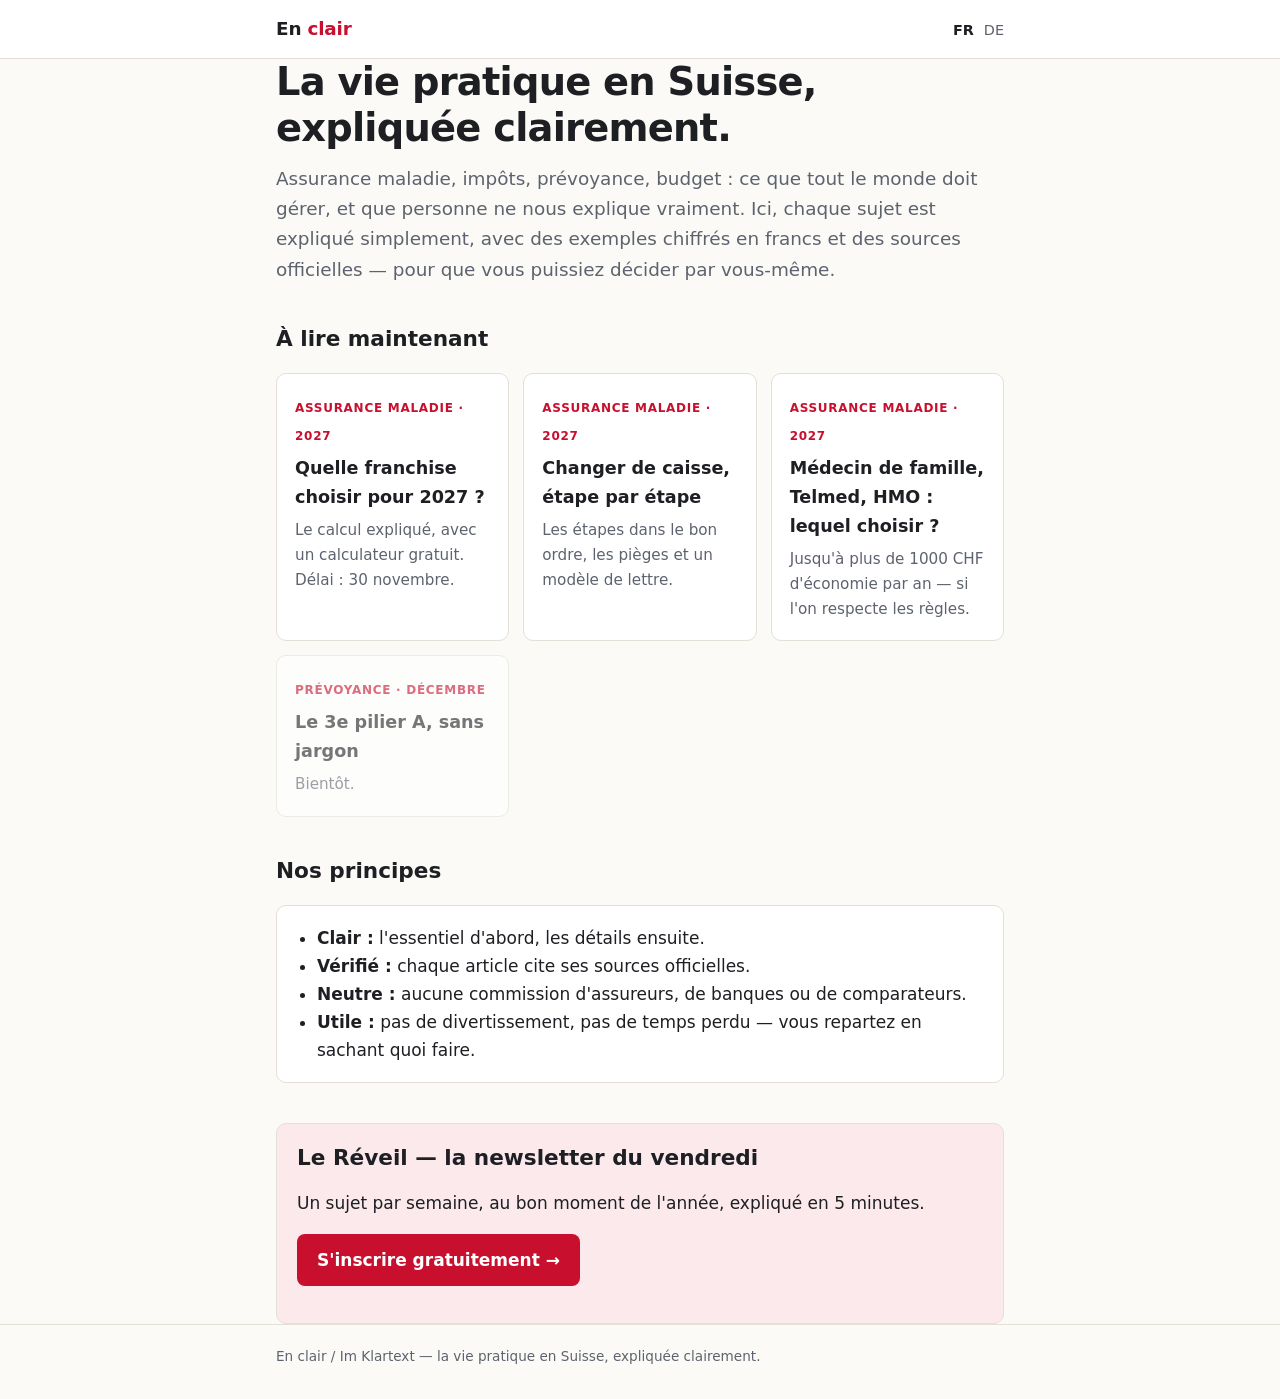
<file: index.html>
<!doctype html>
<html lang="fr-CH">
<head>
<meta charset="utf-8">
<meta name="viewport" content="width=device-width, initial-scale=1">
<title>En clair — la vie pratique en Suisse, expliquée clairement</title>
<meta name="description" content="Assurance maladie, impôts, 3e pilier, budget : des explications claires, neutres et sourcées, pour décider par vous-même.">
<link rel="stylesheet" href="assets/style.css">
</head>
<body>
<header class="site">
  <div class="wrap">
    <a class="logo" href="index.html">En <span>clair</span></a>
    <nav class="lang"><a href="index.html" aria-current="true" hreflang="fr">FR</a><a href="de/index.html" hreflang="de">DE</a></nav>
  </div>
</header>

<main class="wrap">
  <h1>La vie pratique en Suisse, expliquée clairement.</h1>
  <p class="lead">Assurance maladie, impôts, prévoyance, budget&nbsp;: ce que tout le monde doit gérer, et que personne ne nous explique vraiment. Ici, chaque sujet est expliqué simplement, avec des exemples chiffrés en francs et des sources officielles — pour que vous puissiez décider par vous-même.</p>

  <h2>À lire maintenant</h2>
  <div class="cards">
    <a class="card" href="franchise-lamal-2027.html">
      <span class="tag">Assurance maladie · 2027</span>
      <h3>Quelle franchise choisir pour 2027&nbsp;?</h3>
      <p>Le calcul expliqué, avec un calculateur gratuit. Délai&nbsp;: 30 novembre.</p>
    </a>
    <a class="card" href="changer-de-caisse-2027.html">
      <span class="tag">Assurance maladie · 2027</span>
      <h3>Changer de caisse, étape par étape</h3>
      <p>Les étapes dans le bon ordre, les pièges et un modèle de lettre.</p>
    </a>
    <a class="card" href="modeles-assurance-2027.html">
      <span class="tag">Assurance maladie · 2027</span>
      <h3>Médecin de famille, Telmed, HMO&nbsp;: lequel choisir&nbsp;?</h3>
      <p>Jusqu'à plus de 1000&nbsp;CHF d'économie par an — si l'on respecte les règles.</p>
    </a>
    <div class="card soon">
      <span class="tag">Prévoyance · décembre</span>
      <h3>Le 3e pilier A, sans jargon</h3>
      <p>Bientôt.</p>
    </div>
  </div>

  <h2>Nos principes</h2>
  <div class="box">
    <ul>
      <li><strong>Clair&nbsp;:</strong> l'essentiel d'abord, les détails ensuite.</li>
      <li><strong>Vérifié&nbsp;:</strong> chaque article cite ses sources officielles.</li>
      <li><strong>Neutre&nbsp;:</strong> aucune commission d'assureurs, de banques ou de comparateurs.</li>
      <li><strong>Utile&nbsp;:</strong> pas de divertissement, pas de temps perdu — vous repartez en sachant quoi faire.</li>
    </ul>
  </div>

  <section class="newsletter">
    <h2>Le Réveil — la newsletter du vendredi</h2>
    <p>Un sujet par semaine, au bon moment de l'année, expliqué en 5 minutes.</p>
    <p><a class="btn" href="https://enclair-ch.beehiiv.com/subscribe" rel="noopener">S'inscrire gratuitement →</a></p>
  </section>
</main>

<footer class="site"><div class="wrap">En clair / Im Klartext — la vie pratique en Suisse, expliquée clairement.</div></footer>
</body>
</html>
</file>
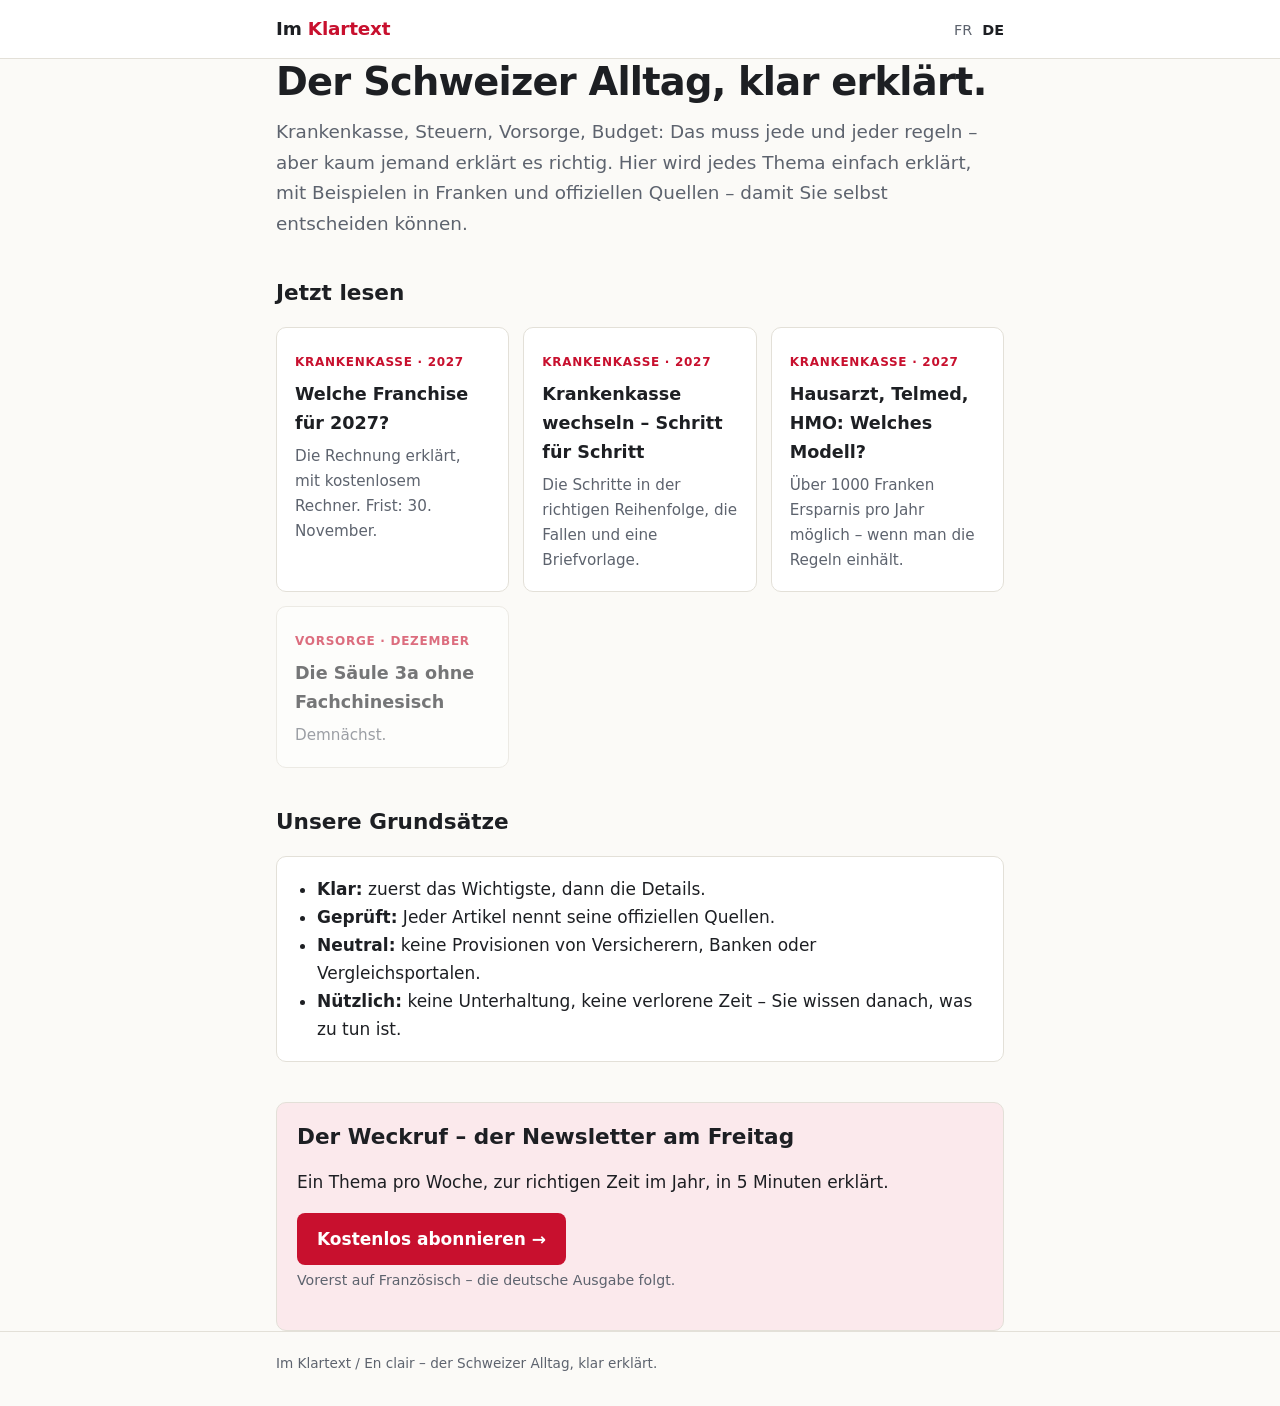
<file: de/index.html>
<!doctype html>
<html lang="de-CH">
<head>
<meta charset="utf-8">
<meta name="viewport" content="width=device-width, initial-scale=1">
<title>Im Klartext – der Schweizer Alltag, klar erklärt</title>
<meta name="description" content="Krankenkasse, Steuern, 3. Säule, Budget: klare, neutrale Erklärungen mit offiziellen Quellen – damit Sie selbst entscheiden können.">
<link rel="stylesheet" href="../assets/style.css">
</head>
<body>
<header class="site">
  <div class="wrap">
    <a class="logo" href="index.html">Im <span>Klartext</span></a>
    <nav class="lang"><a href="../index.html" hreflang="fr">FR</a><a href="index.html" aria-current="true" hreflang="de">DE</a></nav>
  </div>
</header>

<main class="wrap">
  <h1>Der Schweizer Alltag, klar erklärt.</h1>
  <p class="lead">Krankenkasse, Steuern, Vorsorge, Budget: Das muss jede und jeder regeln – aber kaum jemand erklärt es richtig. Hier wird jedes Thema einfach erklärt, mit Beispielen in Franken und offiziellen Quellen – damit Sie selbst entscheiden können.</p>

  <h2>Jetzt lesen</h2>
  <div class="cards">
    <a class="card" href="franchise-2027.html">
      <span class="tag">Krankenkasse · 2027</span>
      <h3>Welche Franchise für 2027?</h3>
      <p>Die Rechnung erklärt, mit kostenlosem Rechner. Frist: 30. November.</p>
    </a>
    <a class="card" href="kassenwechsel-2027.html">
      <span class="tag">Krankenkasse · 2027</span>
      <h3>Krankenkasse wechseln – Schritt für Schritt</h3>
      <p>Die Schritte in der richtigen Reihenfolge, die Fallen und eine Briefvorlage.</p>
    </a>
    <a class="card" href="versicherungsmodelle-2027.html">
      <span class="tag">Krankenkasse · 2027</span>
      <h3>Hausarzt, Telmed, HMO: Welches Modell?</h3>
      <p>Über 1000 Franken Ersparnis pro Jahr möglich – wenn man die Regeln einhält.</p>
    </a>
    <div class="card soon">
      <span class="tag">Vorsorge · Dezember</span>
      <h3>Die Säule 3a ohne Fachchinesisch</h3>
      <p>Demnächst.</p>
    </div>
  </div>

  <h2>Unsere Grundsätze</h2>
  <div class="box">
    <ul>
      <li><strong>Klar:</strong> zuerst das Wichtigste, dann die Details.</li>
      <li><strong>Geprüft:</strong> Jeder Artikel nennt seine offiziellen Quellen.</li>
      <li><strong>Neutral:</strong> keine Provisionen von Versicherern, Banken oder Vergleichsportalen.</li>
      <li><strong>Nützlich:</strong> keine Unterhaltung, keine verlorene Zeit – Sie wissen danach, was zu tun ist.</li>
    </ul>
  </div>

  <section class="newsletter">
    <h2>Der Weckruf – der Newsletter am Freitag</h2>
    <p>Ein Thema pro Woche, zur richtigen Zeit im Jahr, in 5 Minuten erklärt.</p>
    <p><a class="btn" href="https://enclair-ch.beehiiv.com/subscribe" rel="noopener">Kostenlos abonnieren →</a><br><small>Vorerst auf Französisch – die deutsche Ausgabe folgt.</small></p>
  </section>
</main>

<footer class="site"><div class="wrap">Im Klartext / En clair – der Schweizer Alltag, klar erklärt.</div></footer>
</body>
</html>
</file>
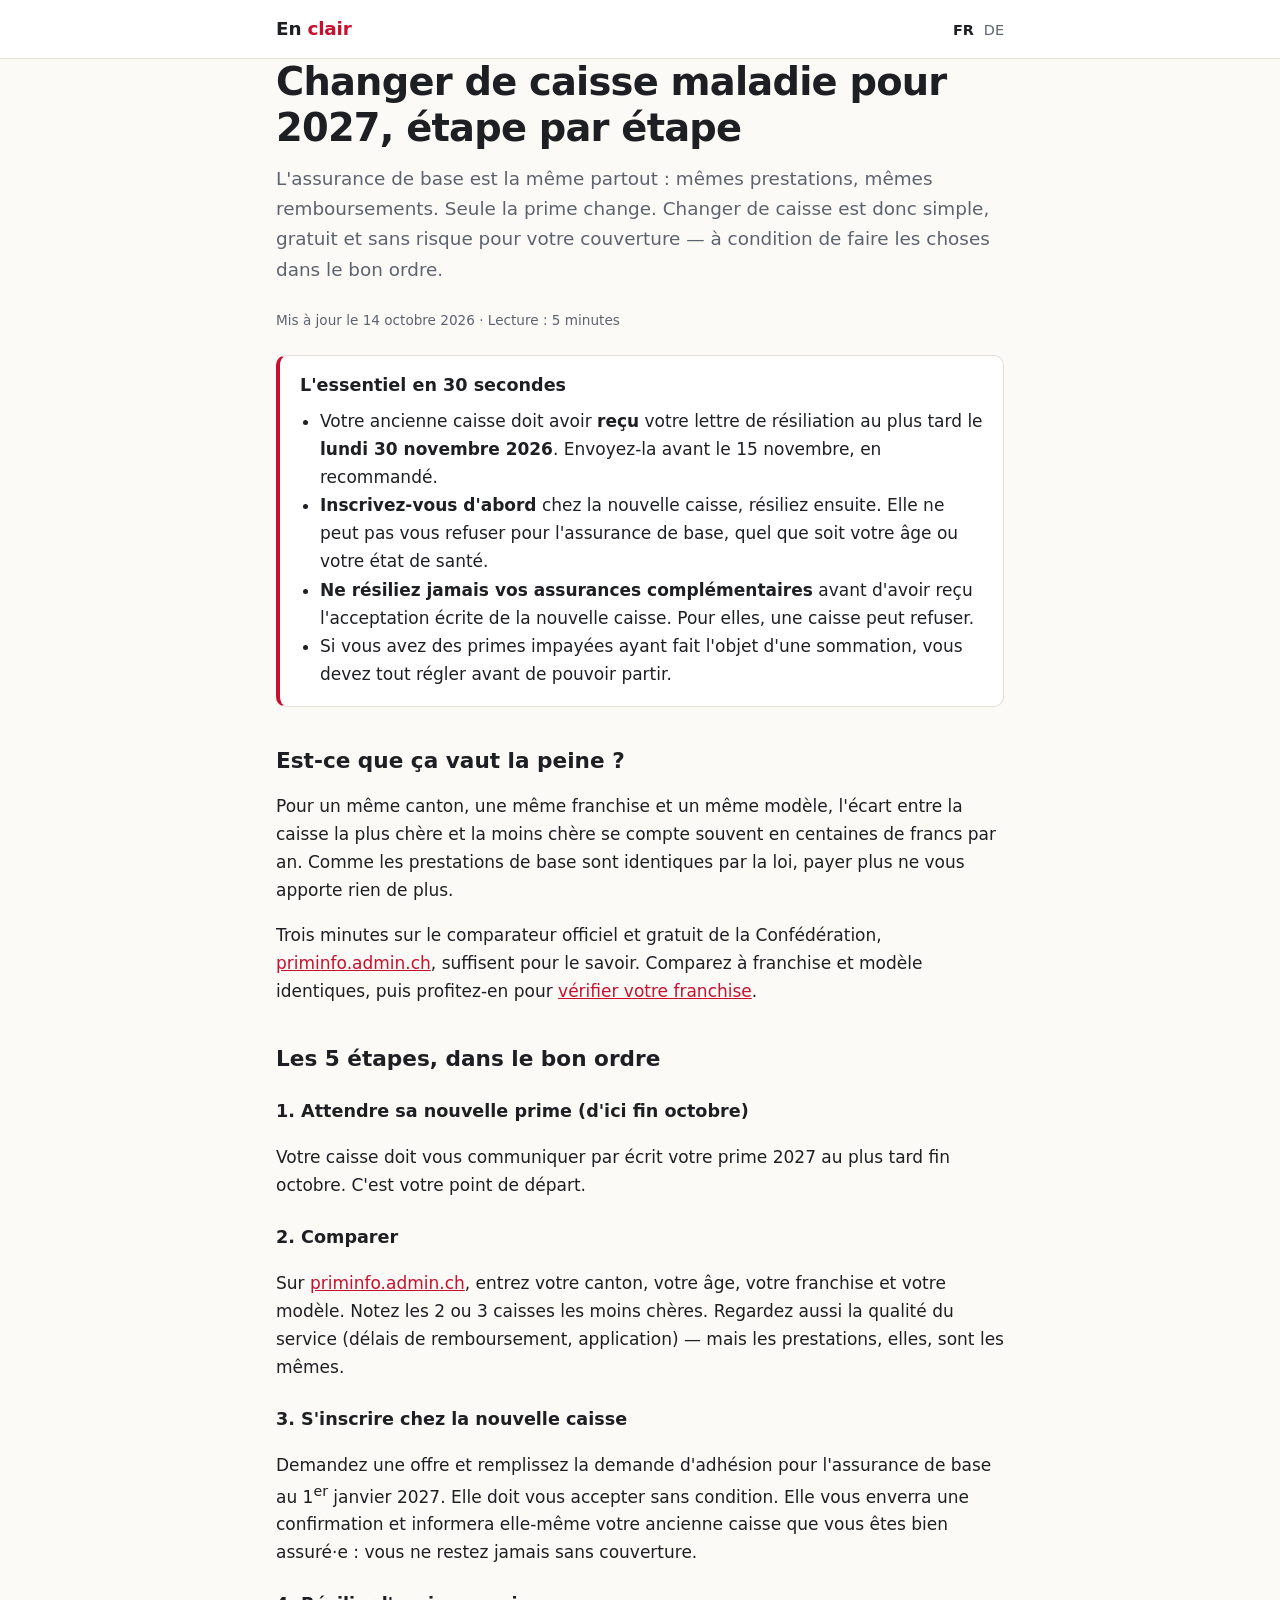
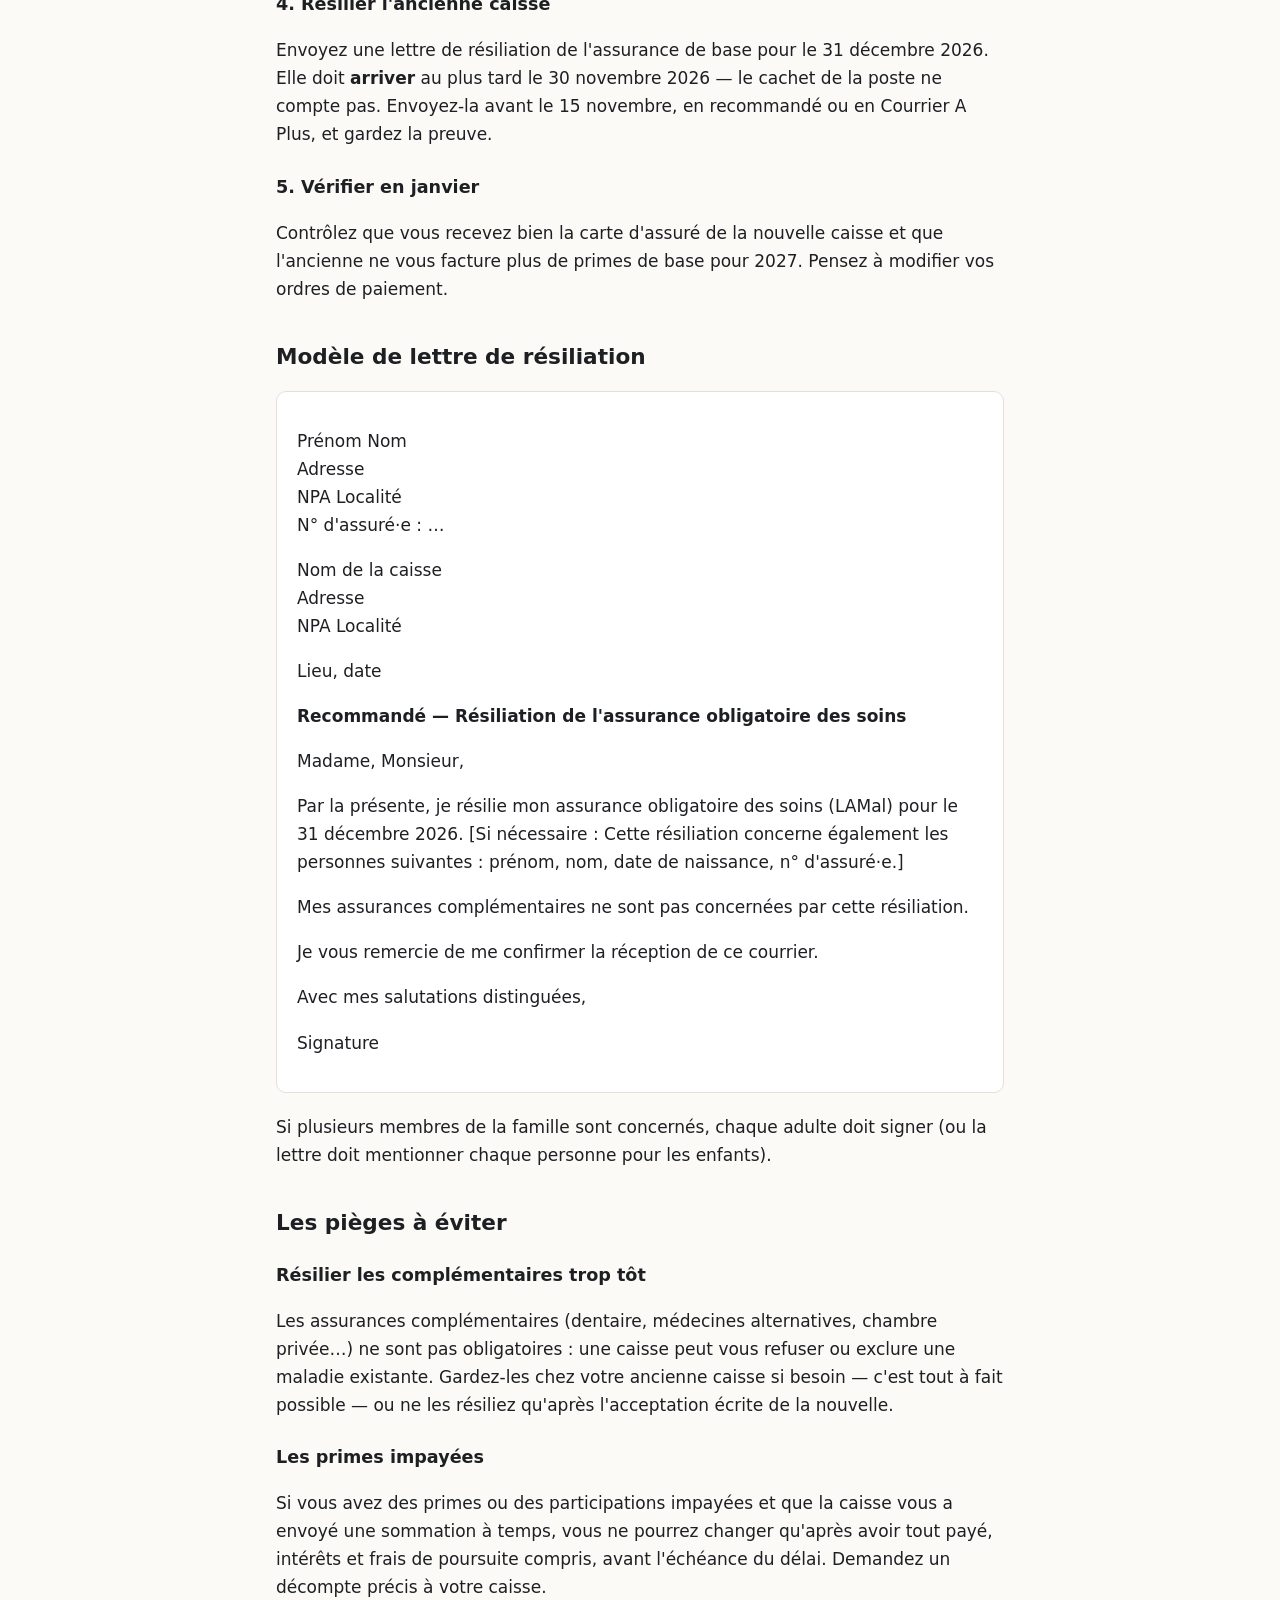
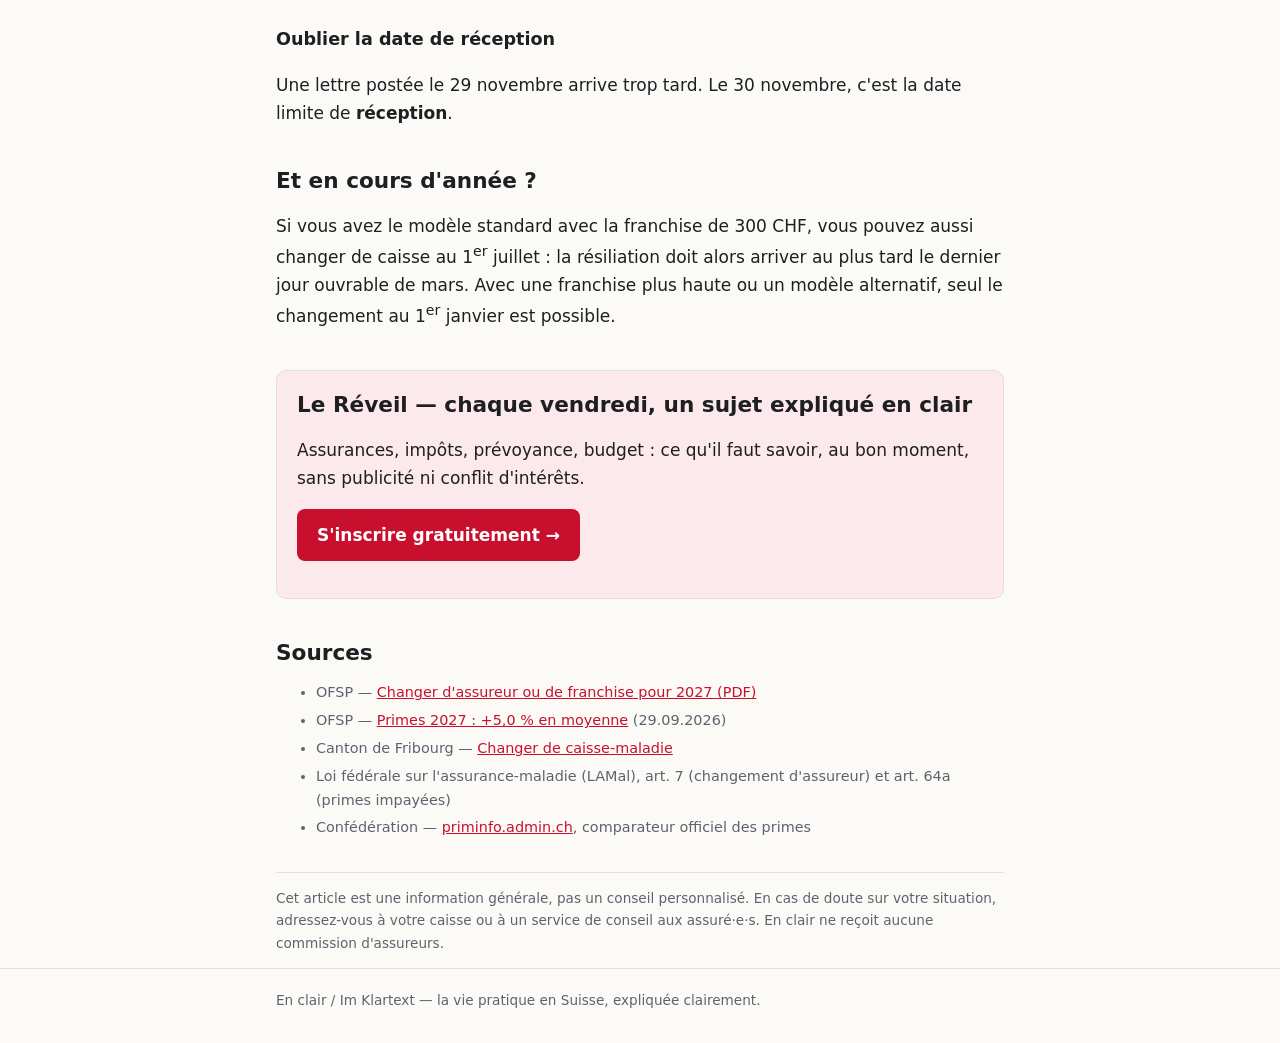
<file: changer-de-caisse-2027.html>
<!doctype html>
<html lang="fr-CH">
<head>
<meta charset="utf-8">
<meta name="viewport" content="width=device-width, initial-scale=1">
<title>Changer de caisse maladie pour 2027, étape par étape | En clair</title>
<meta name="description" content="Comment changer de caisse maladie avant le 30 novembre 2026 : les étapes dans le bon ordre, les pièges à éviter et un modèle de lettre gratuit.">
<link rel="stylesheet" href="assets/style.css">
</head>
<body>
<header class="site">
  <div class="wrap">
    <a class="logo" href="index.html">En <span>clair</span></a>
    <nav class="lang"><a href="changer-de-caisse-2027.html" aria-current="true" hreflang="fr">FR</a><a href="de/kassenwechsel-2027.html" hreflang="de">DE</a></nav>
  </div>
</header>

<main class="wrap">
  <article>
    <h1>Changer de caisse maladie pour 2027, étape par étape</h1>
    <p class="lead">L'assurance de base est la même partout&nbsp;: mêmes prestations, mêmes remboursements. Seule la prime change. Changer de caisse est donc simple, gratuit et sans risque pour votre couverture — à condition de faire les choses dans le bon ordre.</p>
    <p class="meta">Mis à jour le 14 octobre 2026 · Lecture&nbsp;: 5 minutes</p>

    <div class="box key">
      <h2>L'essentiel en 30 secondes</h2>
      <ul>
        <li>Votre ancienne caisse doit avoir <strong>reçu</strong> votre lettre de résiliation au plus tard le <strong>lundi 30 novembre 2026</strong>. Envoyez-la avant le 15 novembre, en recommandé.</li>
        <li><strong>Inscrivez-vous d'abord</strong> chez la nouvelle caisse, résiliez ensuite. Elle ne peut pas vous refuser pour l'assurance de base, quel que soit votre âge ou votre état de santé.</li>
        <li><strong>Ne résiliez jamais vos assurances complémentaires</strong> avant d'avoir reçu l'acceptation écrite de la nouvelle caisse. Pour elles, une caisse peut refuser.</li>
        <li>Si vous avez des primes impayées ayant fait l'objet d'une sommation, vous devez tout régler avant de pouvoir partir.</li>
      </ul>
    </div>

    <h2>Est-ce que ça vaut la peine&nbsp;?</h2>
    <p>Pour un même canton, une même franchise et un même modèle, l'écart entre la caisse la plus chère et la moins chère se compte souvent en centaines de francs par an. Comme les prestations de base sont identiques par la loi, payer plus ne vous apporte rien de plus.</p>
    <p>Trois minutes sur le comparateur officiel et gratuit de la Confédération, <a href="https://www.priminfo.admin.ch" rel="noopener">priminfo.admin.ch</a>, suffisent pour le savoir. Comparez à franchise et modèle identiques, puis profitez-en pour <a href="franchise-lamal-2027.html">vérifier votre franchise</a>.</p>

    <h2>Les 5 étapes, dans le bon ordre</h2>

    <h3>1. Attendre sa nouvelle prime (d'ici fin octobre)</h3>
    <p>Votre caisse doit vous communiquer par écrit votre prime 2027 au plus tard fin octobre. C'est votre point de départ.</p>

    <h3>2. Comparer</h3>
    <p>Sur <a href="https://www.priminfo.admin.ch" rel="noopener">priminfo.admin.ch</a>, entrez votre canton, votre âge, votre franchise et votre modèle. Notez les 2 ou 3 caisses les moins chères. Regardez aussi la qualité du service (délais de remboursement, application) — mais les prestations, elles, sont les mêmes.</p>

    <h3>3. S'inscrire chez la nouvelle caisse</h3>
    <p>Demandez une offre et remplissez la demande d'adhésion pour l'assurance de base au 1<sup>er</sup> janvier 2027. Elle doit vous accepter sans condition. Elle vous enverra une confirmation et informera elle-même votre ancienne caisse que vous êtes bien assuré·e&nbsp;: vous ne restez jamais sans couverture.</p>

    <h3>4. Résilier l'ancienne caisse</h3>
    <p>Envoyez une lettre de résiliation de l'assurance de base pour le 31 décembre 2026. Elle doit <strong>arriver</strong> au plus tard le 30 novembre 2026 — le cachet de la poste ne compte pas. Envoyez-la avant le 15 novembre, en recommandé ou en Courrier A Plus, et gardez la preuve.</p>

    <h3>5. Vérifier en janvier</h3>
    <p>Contrôlez que vous recevez bien la carte d'assuré de la nouvelle caisse et que l'ancienne ne vous facture plus de primes de base pour 2027. Pensez à modifier vos ordres de paiement.</p>

    <h2>Modèle de lettre de résiliation</h2>
    <div class="box">
      <p>Prénom Nom<br>Adresse<br>NPA Localité<br>N° d'assuré·e&nbsp;: …</p>
      <p>Nom de la caisse<br>Adresse<br>NPA Localité</p>
      <p>Lieu, date</p>
      <p><strong>Recommandé — Résiliation de l'assurance obligatoire des soins</strong></p>
      <p>Madame, Monsieur,</p>
      <p>Par la présente, je résilie mon assurance obligatoire des soins (LAMal) pour le 31 décembre 2026. [Si nécessaire&nbsp;: Cette résiliation concerne également les personnes suivantes&nbsp;: prénom, nom, date de naissance, n° d'assuré·e.]</p>
      <p>Mes assurances complémentaires ne sont pas concernées par cette résiliation.</p>
      <p>Je vous remercie de me confirmer la réception de ce courrier.</p>
      <p>Avec mes salutations distinguées,</p>
      <p>Signature</p>
    </div>
    <p class="hint">Si plusieurs membres de la famille sont concernés, chaque adulte doit signer (ou la lettre doit mentionner chaque personne pour les enfants).</p>

    <h2>Les pièges à éviter</h2>
    <h3>Résilier les complémentaires trop tôt</h3>
    <p>Les assurances complémentaires (dentaire, médecines alternatives, chambre privée…) ne sont pas obligatoires&nbsp;: une caisse peut vous refuser ou exclure une maladie existante. Gardez-les chez votre ancienne caisse si besoin — c'est tout à fait possible — ou ne les résiliez qu'après l'acceptation écrite de la nouvelle.</p>
    <h3>Les primes impayées</h3>
    <p>Si vous avez des primes ou des participations impayées et que la caisse vous a envoyé une sommation à temps, vous ne pourrez changer qu'après avoir tout payé, intérêts et frais de poursuite compris, avant l'échéance du délai. Demandez un décompte précis à votre caisse.</p>
    <h3>Oublier la date de réception</h3>
    <p>Une lettre postée le 29 novembre arrive trop tard. Le 30 novembre, c'est la date limite de <strong>réception</strong>.</p>

    <h2>Et en cours d'année&nbsp;?</h2>
    <p>Si vous avez le modèle standard avec la franchise de 300&nbsp;CHF, vous pouvez aussi changer de caisse au 1<sup>er</sup> juillet&nbsp;: la résiliation doit alors arriver au plus tard le dernier jour ouvrable de mars. Avec une franchise plus haute ou un modèle alternatif, seul le changement au 1<sup>er</sup> janvier est possible.</p>

    <section class="newsletter">
      <h2>Le Réveil — chaque vendredi, un sujet expliqué en clair</h2>
      <p>Assurances, impôts, prévoyance, budget&nbsp;: ce qu'il faut savoir, au bon moment, sans publicité ni conflit d'intérêts.</p>
      <p><a class="btn" href="https://enclair-ch.beehiiv.com/subscribe" rel="noopener">S'inscrire gratuitement →</a></p>
    </section>

    <h2>Sources</h2>
    <ul class="sources">
      <li>OFSP — <a href="https://www.bag.admin.ch/dam/fr/sd-web/92VbSMPCd--v/PG27-FB-Versichererwechsel_FR.pdf" rel="noopener">Changer d'assureur ou de franchise pour 2027 (PDF)</a></li>
      <li>OFSP — <a href="https://www.admin.ch/fr/newnsb/BfuGvedj0OOX" rel="noopener">Primes 2027&nbsp;: +5,0&nbsp;% en moyenne</a> (29.09.2026)</li>
      <li>Canton de Fribourg — <a href="https://www.fr.ch/vie-quotidienne/assurances/primes-maladie-changement-de-caisse-maladie-assurance-maladie-et-reduction-de-primes" rel="noopener">Changer de caisse-maladie</a></li>
      <li>Loi fédérale sur l'assurance-maladie (LAMal), art. 7 (changement d'assureur) et art. 64a (primes impayées)</li>
      <li>Confédération — <a href="https://www.priminfo.admin.ch" rel="noopener">priminfo.admin.ch</a>, comparateur officiel des primes</li>
    </ul>

    <p class="disclaimer">Cet article est une information générale, pas un conseil personnalisé. En cas de doute sur votre situation, adressez-vous à votre caisse ou à un service de conseil aux assuré·e·s. En clair ne reçoit aucune commission d'assureurs.</p>
  </article>
</main>

<footer class="site"><div class="wrap">En clair / Im Klartext — la vie pratique en Suisse, expliquée clairement.</div></footer>
</body>
</html>
</file>
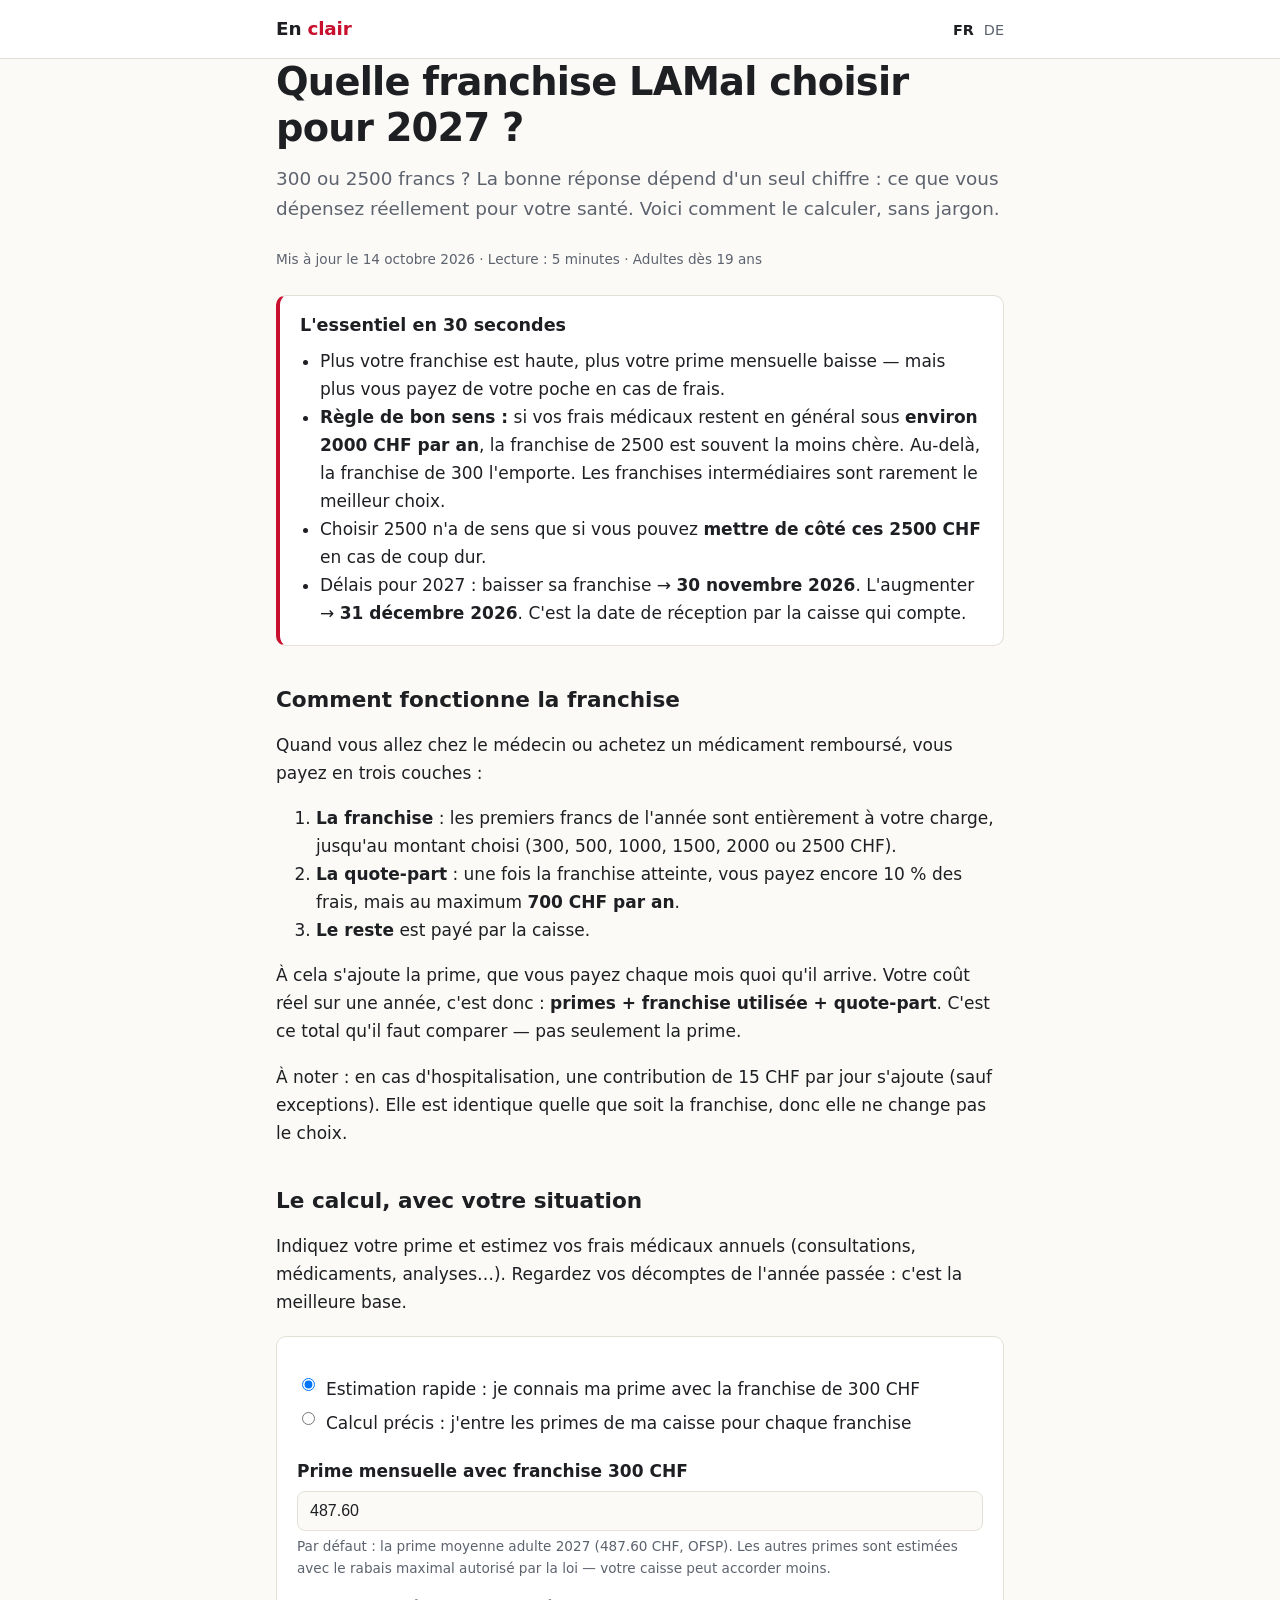
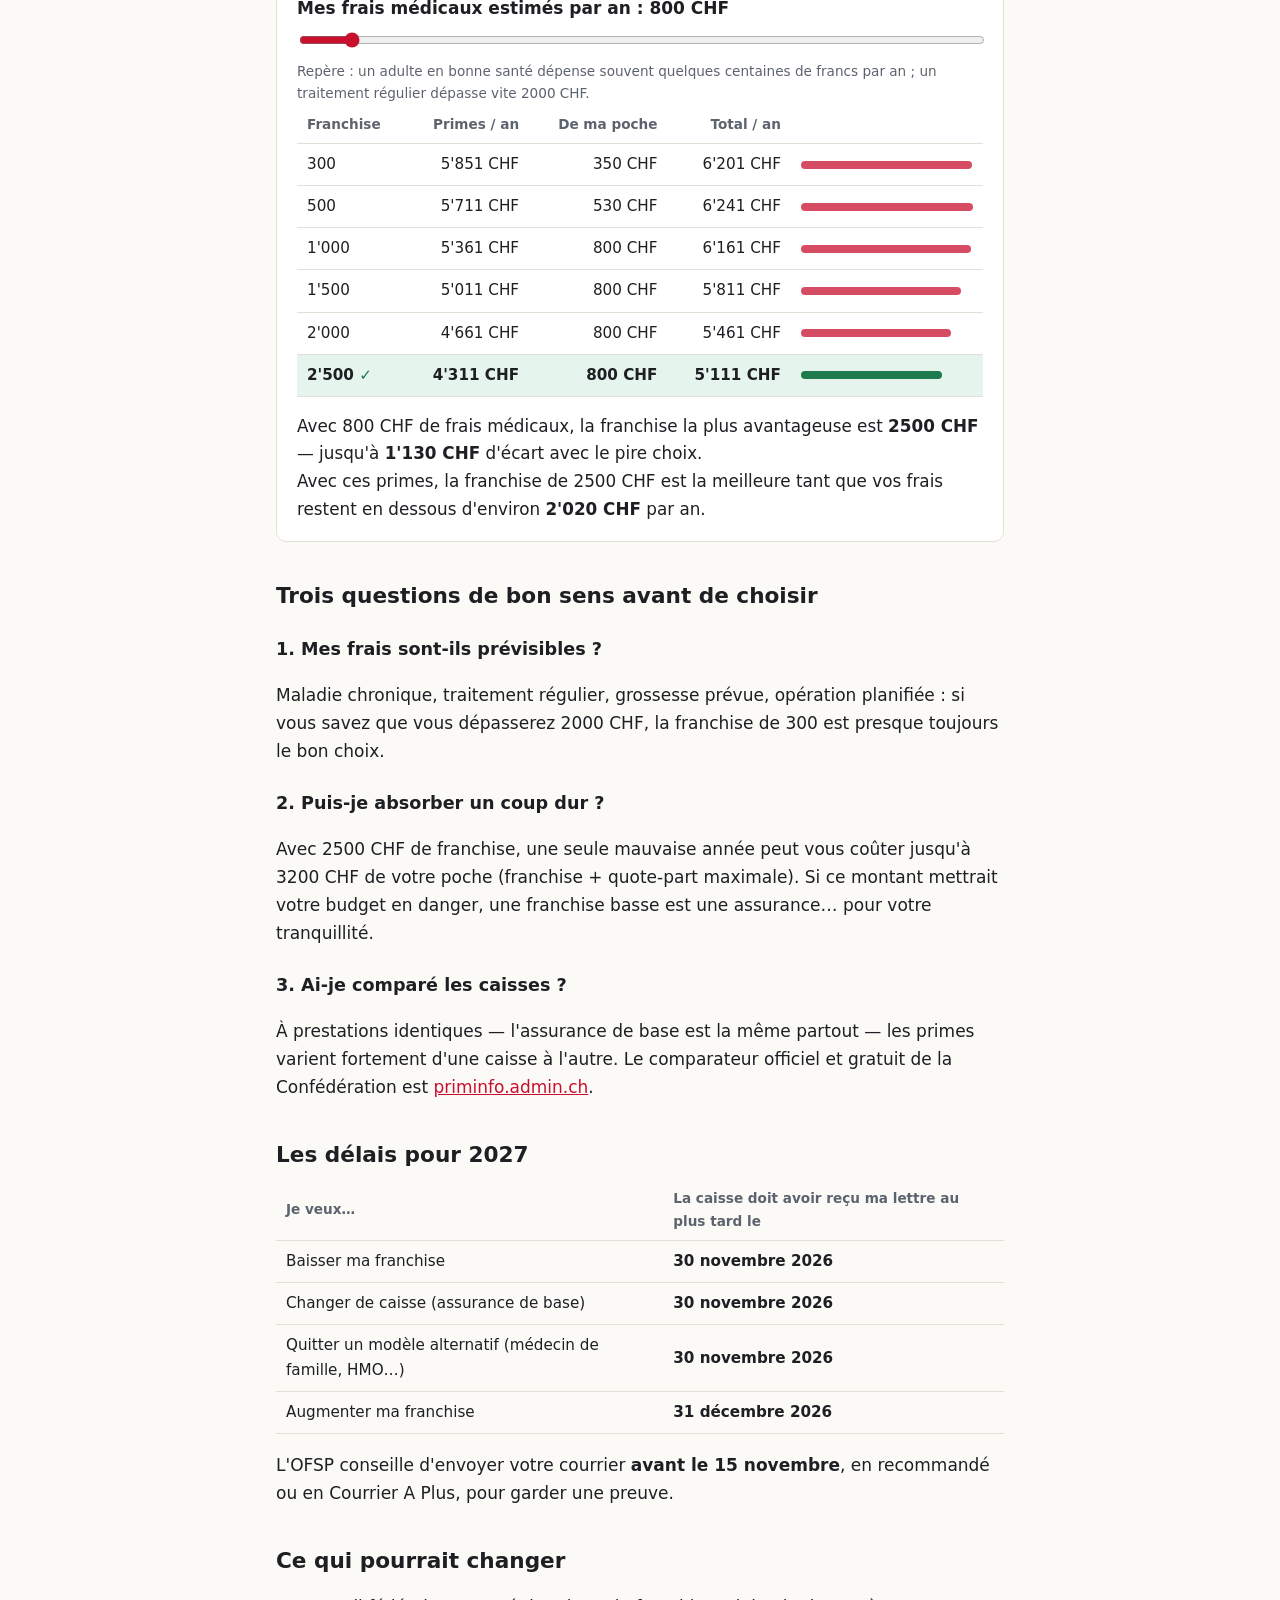
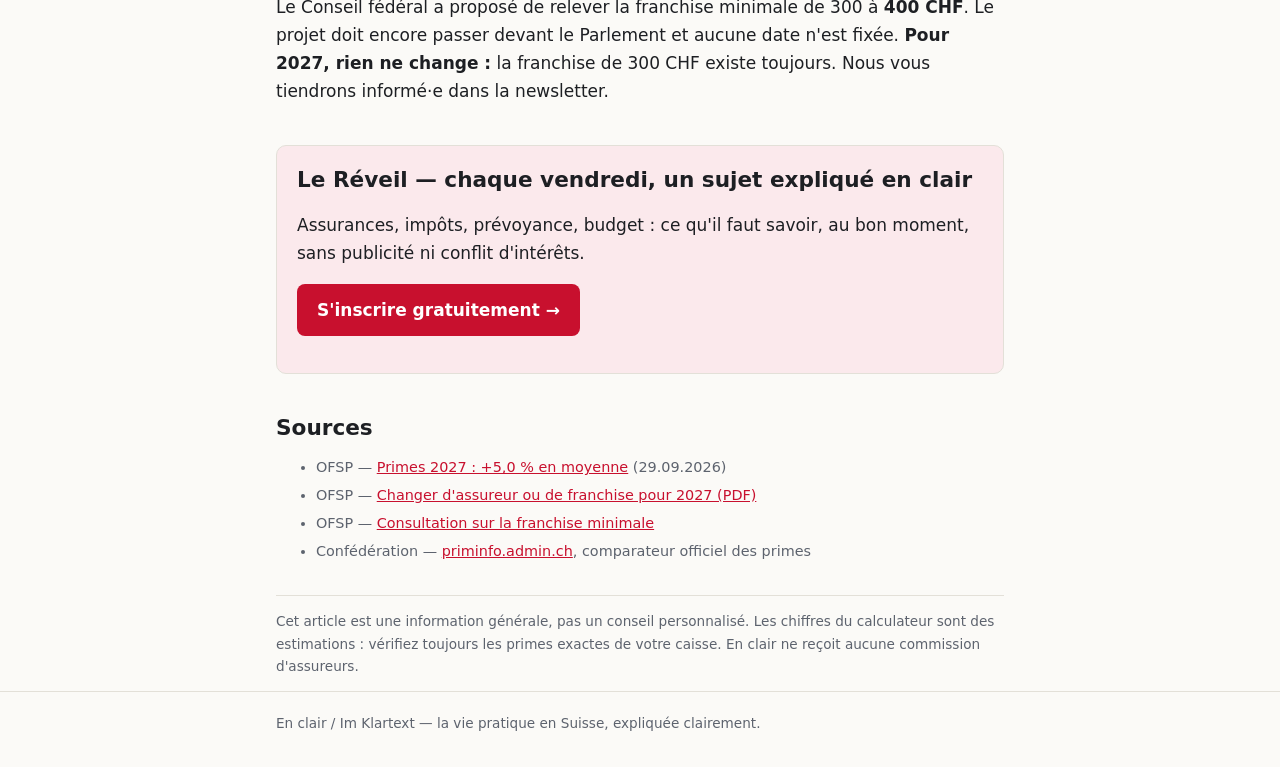
<file: franchise-lamal-2027.html>
<!doctype html>
<html lang="fr-CH">
<head>
<meta charset="utf-8">
<meta name="viewport" content="width=device-width, initial-scale=1">
<title>Quelle franchise LAMal choisir pour 2027 ? | En clair</title>
<meta name="description" content="Franchise 300 ou 2500 CHF ? Le calcul expliqué simplement, avec un calculateur gratuit et les délais pour 2027.">
<link rel="stylesheet" href="assets/style.css">
<script src="assets/franchise.js" defer></script>
</head>
<body>
<header class="site">
  <div class="wrap">
    <a class="logo" href="index.html">En <span>clair</span></a>
    <nav class="lang"><a href="franchise-lamal-2027.html" aria-current="true" hreflang="fr">FR</a><a href="de/franchise-2027.html" hreflang="de">DE</a></nav>
  </div>
</header>

<main class="wrap">
  <article>
    <h1>Quelle franchise LAMal choisir pour 2027&nbsp;?</h1>
    <p class="lead">300 ou 2500 francs&nbsp;? La bonne réponse dépend d'un seul chiffre&nbsp;: ce que vous dépensez réellement pour votre santé. Voici comment le calculer, sans jargon.</p>
    <p class="meta">Mis à jour le 14 octobre 2026 · Lecture&nbsp;: 5 minutes · Adultes dès 19 ans</p>

    <div class="box key">
      <h2>L'essentiel en 30 secondes</h2>
      <ul>
        <li>Plus votre franchise est haute, plus votre prime mensuelle baisse — mais plus vous payez de votre poche en cas de frais.</li>
        <li><strong>Règle de bon sens&nbsp;:</strong> si vos frais médicaux restent en général sous <strong>environ 2000&nbsp;CHF par an</strong>, la franchise de 2500 est souvent la moins chère. Au-delà, la franchise de 300 l'emporte. Les franchises intermédiaires sont rarement le meilleur choix.</li>
        <li>Choisir 2500 n'a de sens que si vous pouvez <strong>mettre de côté ces 2500&nbsp;CHF</strong> en cas de coup dur.</li>
        <li>Délais pour 2027&nbsp;: baisser sa franchise → <strong>30 novembre 2026</strong>. L'augmenter → <strong>31 décembre 2026</strong>. C'est la date de réception par la caisse qui compte.</li>
      </ul>
    </div>

    <h2>Comment fonctionne la franchise</h2>
    <p>Quand vous allez chez le médecin ou achetez un médicament remboursé, vous payez en trois couches&nbsp;:</p>
    <ol>
      <li><strong>La franchise</strong>&nbsp;: les premiers francs de l'année sont entièrement à votre charge, jusqu'au montant choisi (300, 500, 1000, 1500, 2000 ou 2500&nbsp;CHF).</li>
      <li><strong>La quote-part</strong>&nbsp;: une fois la franchise atteinte, vous payez encore 10&nbsp;% des frais, mais au maximum <strong>700&nbsp;CHF par an</strong>.</li>
      <li><strong>Le reste</strong> est payé par la caisse.</li>
    </ol>
    <p>À cela s'ajoute la prime, que vous payez chaque mois quoi qu'il arrive. Votre coût réel sur une année, c'est donc&nbsp;: <strong>primes + franchise utilisée + quote-part</strong>. C'est ce total qu'il faut comparer — pas seulement la prime.</p>
    <p class="hint">À noter&nbsp;: en cas d'hospitalisation, une contribution de 15&nbsp;CHF par jour s'ajoute (sauf exceptions). Elle est identique quelle que soit la franchise, donc elle ne change pas le choix.</p>

    <h2>Le calcul, avec votre situation</h2>
    <p>Indiquez votre prime et estimez vos frais médicaux annuels (consultations, médicaments, analyses…). Regardez vos décomptes de l'année passée&nbsp;: c'est la meilleure base.</p>

    <div class="box calc">
      <fieldset>
        <label class="radio"><input type="radio" name="mode" id="mode-est" checked> <span>Estimation rapide&nbsp;: je connais ma prime avec la franchise de 300&nbsp;CHF</span></label>
        <label class="radio"><input type="radio" name="mode" id="mode-own"> <span>Calcul précis&nbsp;: j'entre les primes de ma caisse pour chaque franchise</span></label>
      </fieldset>

      <div id="base-wrap">
        <label for="base">Prime mensuelle avec franchise 300&nbsp;CHF</label>
        <input type="number" id="base" value="487.60" min="0" step="0.05" inputmode="decimal">
        <p class="hint">Par défaut&nbsp;: la prime moyenne adulte 2027 (487.60&nbsp;CHF, OFSP). Les autres primes sont estimées avec le rabais maximal autorisé par la loi — votre caisse peut accorder moins.</p>
      </div>

      <div id="own-premiums" class="premiums">
        <div><label for="p300">300</label><input type="number" id="p300" value="487.60" step="0.05" inputmode="decimal"></div>
        <div><label for="p500">500</label><input type="number" id="p500" value="476.00" step="0.05" inputmode="decimal"></div>
        <div><label for="p1000">1000</label><input type="number" id="p1000" value="446.80" step="0.05" inputmode="decimal"></div>
        <div><label for="p1500">1500</label><input type="number" id="p1500" value="417.60" step="0.05" inputmode="decimal"></div>
        <div><label for="p2000">2000</label><input type="number" id="p2000" value="388.40" step="0.05" inputmode="decimal"></div>
        <div><label for="p2500">2500</label><input type="number" id="p2500" value="359.30" step="0.05" inputmode="decimal"></div>
      </div>

      <label for="costs">Mes frais médicaux estimés par an&nbsp;: <span id="costs-out"></span></label>
      <input type="range" id="costs" min="0" max="12000" step="50" value="800">
      <p class="hint">Repère&nbsp;: un adulte en bonne santé dépense souvent quelques centaines de francs par an&nbsp;; un traitement régulier dépasse vite 2000&nbsp;CHF.</p>

      <div class="table-scroll">
        <table aria-live="polite">
          <thead><tr><th>Franchise</th><th class="num">Primes / an</th><th class="num">De ma poche</th><th class="num">Total / an</th><th></th></tr></thead>
          <tbody id="result-body"></tbody>
        </table>
      </div>
      <p class="result" id="result-text"></p>
    </div>

    <h2>Trois questions de bon sens avant de choisir</h2>
    <h3>1. Mes frais sont-ils prévisibles&nbsp;?</h3>
    <p>Maladie chronique, traitement régulier, grossesse prévue, opération planifiée&nbsp;: si vous savez que vous dépasserez 2000&nbsp;CHF, la franchise de 300 est presque toujours le bon choix.</p>
    <h3>2. Puis-je absorber un coup dur&nbsp;?</h3>
    <p>Avec 2500&nbsp;CHF de franchise, une seule mauvaise année peut vous coûter jusqu'à 3200&nbsp;CHF de votre poche (franchise + quote-part maximale). Si ce montant mettrait votre budget en danger, une franchise basse est une assurance… pour votre tranquillité.</p>
    <h3>3. Ai-je comparé les caisses&nbsp;?</h3>
    <p>À prestations identiques — l'assurance de base est la même partout — les primes varient fortement d'une caisse à l'autre. Le comparateur officiel et gratuit de la Confédération est <a href="https://www.priminfo.admin.ch" rel="noopener">priminfo.admin.ch</a>.</p>

    <h2>Les délais pour 2027</h2>
    <div class="table-scroll">
      <table>
        <thead><tr><th>Je veux…</th><th>La caisse doit avoir reçu ma lettre au plus tard le</th></tr></thead>
        <tbody>
          <tr><td>Baisser ma franchise</td><td><strong>30 novembre 2026</strong></td></tr>
          <tr><td>Changer de caisse (assurance de base)</td><td><strong>30 novembre 2026</strong></td></tr>
          <tr><td>Quitter un modèle alternatif (médecin de famille, HMO…)</td><td><strong>30 novembre 2026</strong></td></tr>
          <tr><td>Augmenter ma franchise</td><td><strong>31 décembre 2026</strong></td></tr>
        </tbody>
      </table>
    </div>
    <p>L'OFSP conseille d'envoyer votre courrier <strong>avant le 15 novembre</strong>, en recommandé ou en Courrier&nbsp;A&nbsp;Plus, pour garder une preuve.</p>

    <h2>Ce qui pourrait changer</h2>
    <p>Le Conseil fédéral a proposé de relever la franchise minimale de 300 à <strong>400&nbsp;CHF</strong>. Le projet doit encore passer devant le Parlement et aucune date n'est fixée. <strong>Pour 2027, rien ne change&nbsp;:</strong> la franchise de 300&nbsp;CHF existe toujours. Nous vous tiendrons informé·e dans la newsletter.</p>

    <section class="newsletter">
      <h2>Le Réveil — chaque vendredi, un sujet expliqué en clair</h2>
      <p>Assurances, impôts, prévoyance, budget&nbsp;: ce qu'il faut savoir, au bon moment, sans publicité ni conflit d'intérêts.</p>
      <p><a class="btn" href="https://enclair-ch.beehiiv.com/subscribe" rel="noopener">S'inscrire gratuitement →</a></p>
    </section>

    <h2>Sources</h2>
    <ul class="sources">
      <li>OFSP — <a href="https://www.admin.ch/fr/newnsb/BfuGvedj0OOX" rel="noopener">Primes 2027&nbsp;: +5,0&nbsp;% en moyenne</a> (29.09.2026)</li>
      <li>OFSP — <a href="https://www.bag.admin.ch/dam/fr/sd-web/92VbSMPCd--v/PG27-FB-Versichererwechsel_FR.pdf" rel="noopener">Changer d'assureur ou de franchise pour 2027 (PDF)</a></li>
      <li>OFSP — <a href="https://www.bag.admin.ch/fr/newnsb/XwGuCzuLkCYzd1V5uKSav" rel="noopener">Consultation sur la franchise minimale</a></li>
      <li>Confédération — <a href="https://www.priminfo.admin.ch" rel="noopener">priminfo.admin.ch</a>, comparateur officiel des primes</li>
    </ul>

    <p class="disclaimer">Cet article est une information générale, pas un conseil personnalisé. Les chiffres du calculateur sont des estimations&nbsp;: vérifiez toujours les primes exactes de votre caisse. En clair ne reçoit aucune commission d'assureurs.</p>
  </article>
</main>

<footer class="site"><div class="wrap">En clair / Im Klartext — la vie pratique en Suisse, expliquée clairement.</div></footer>
</body>
</html>
</file>
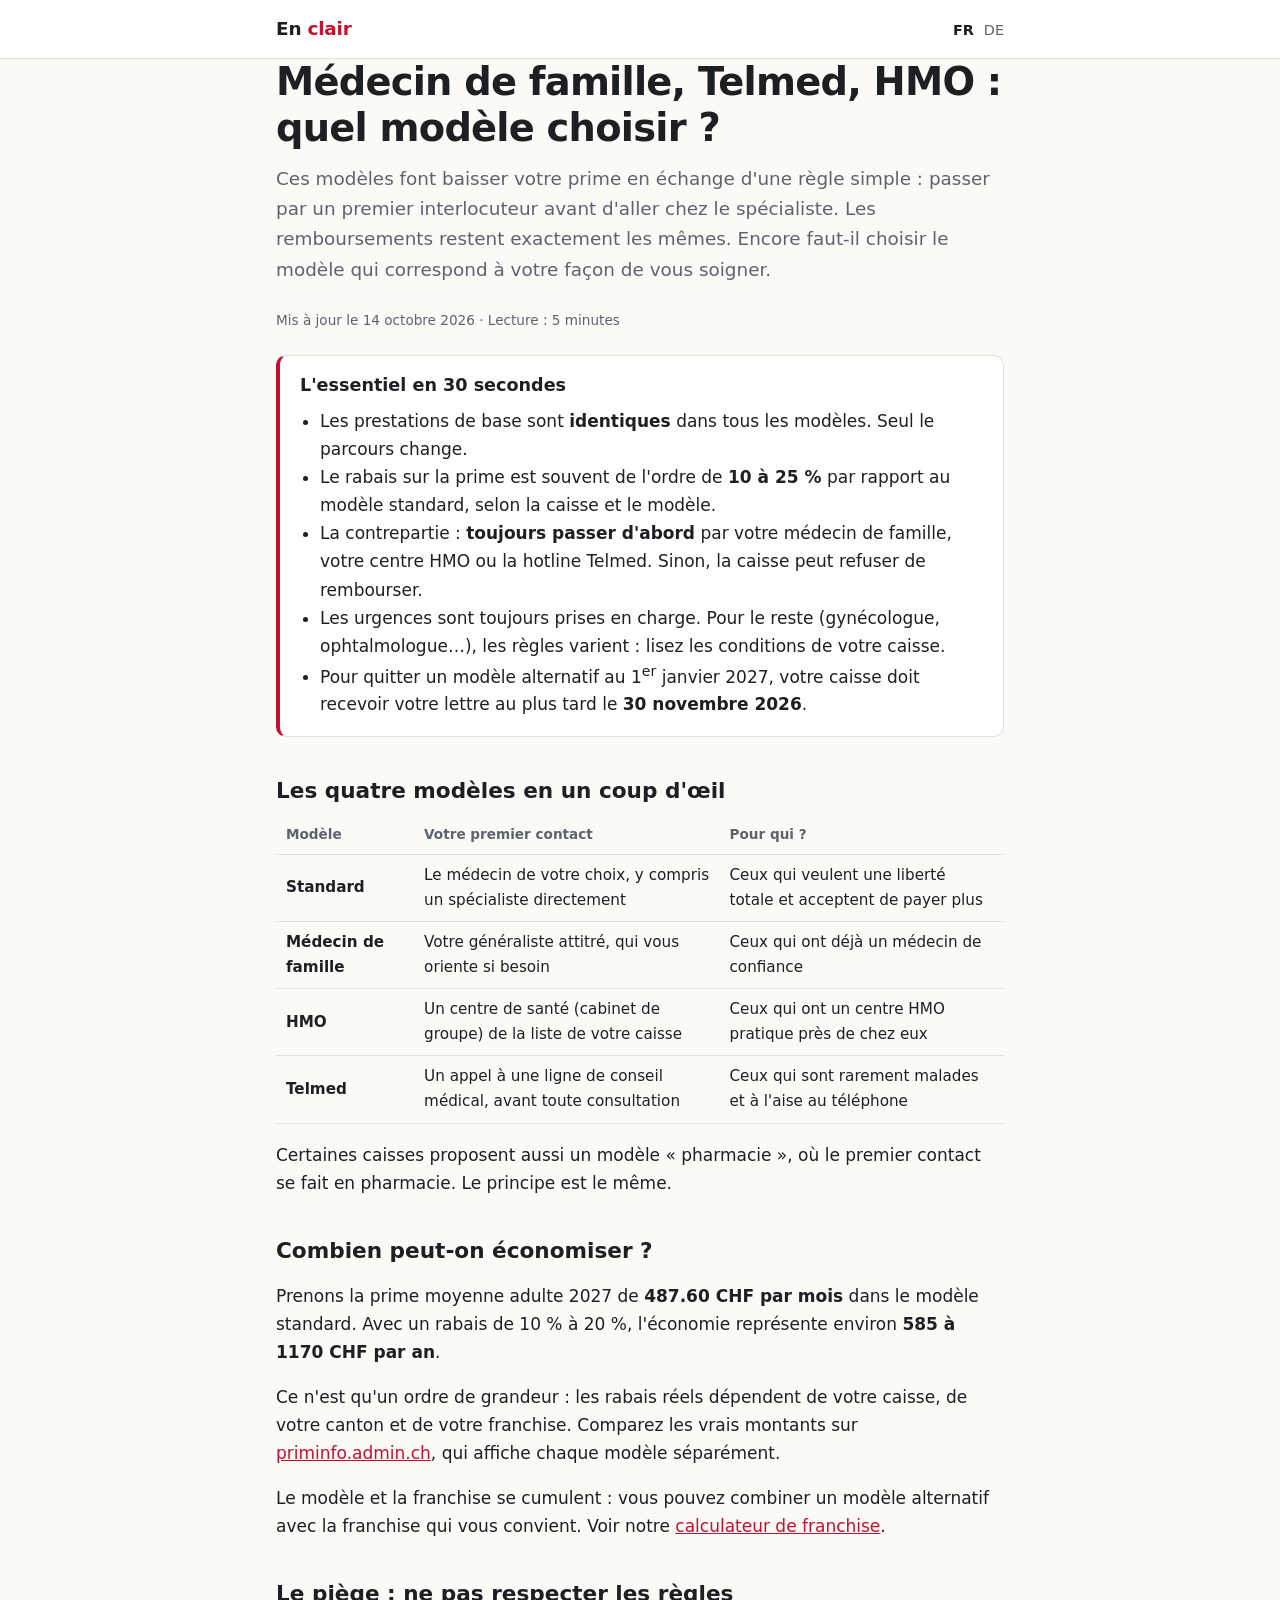
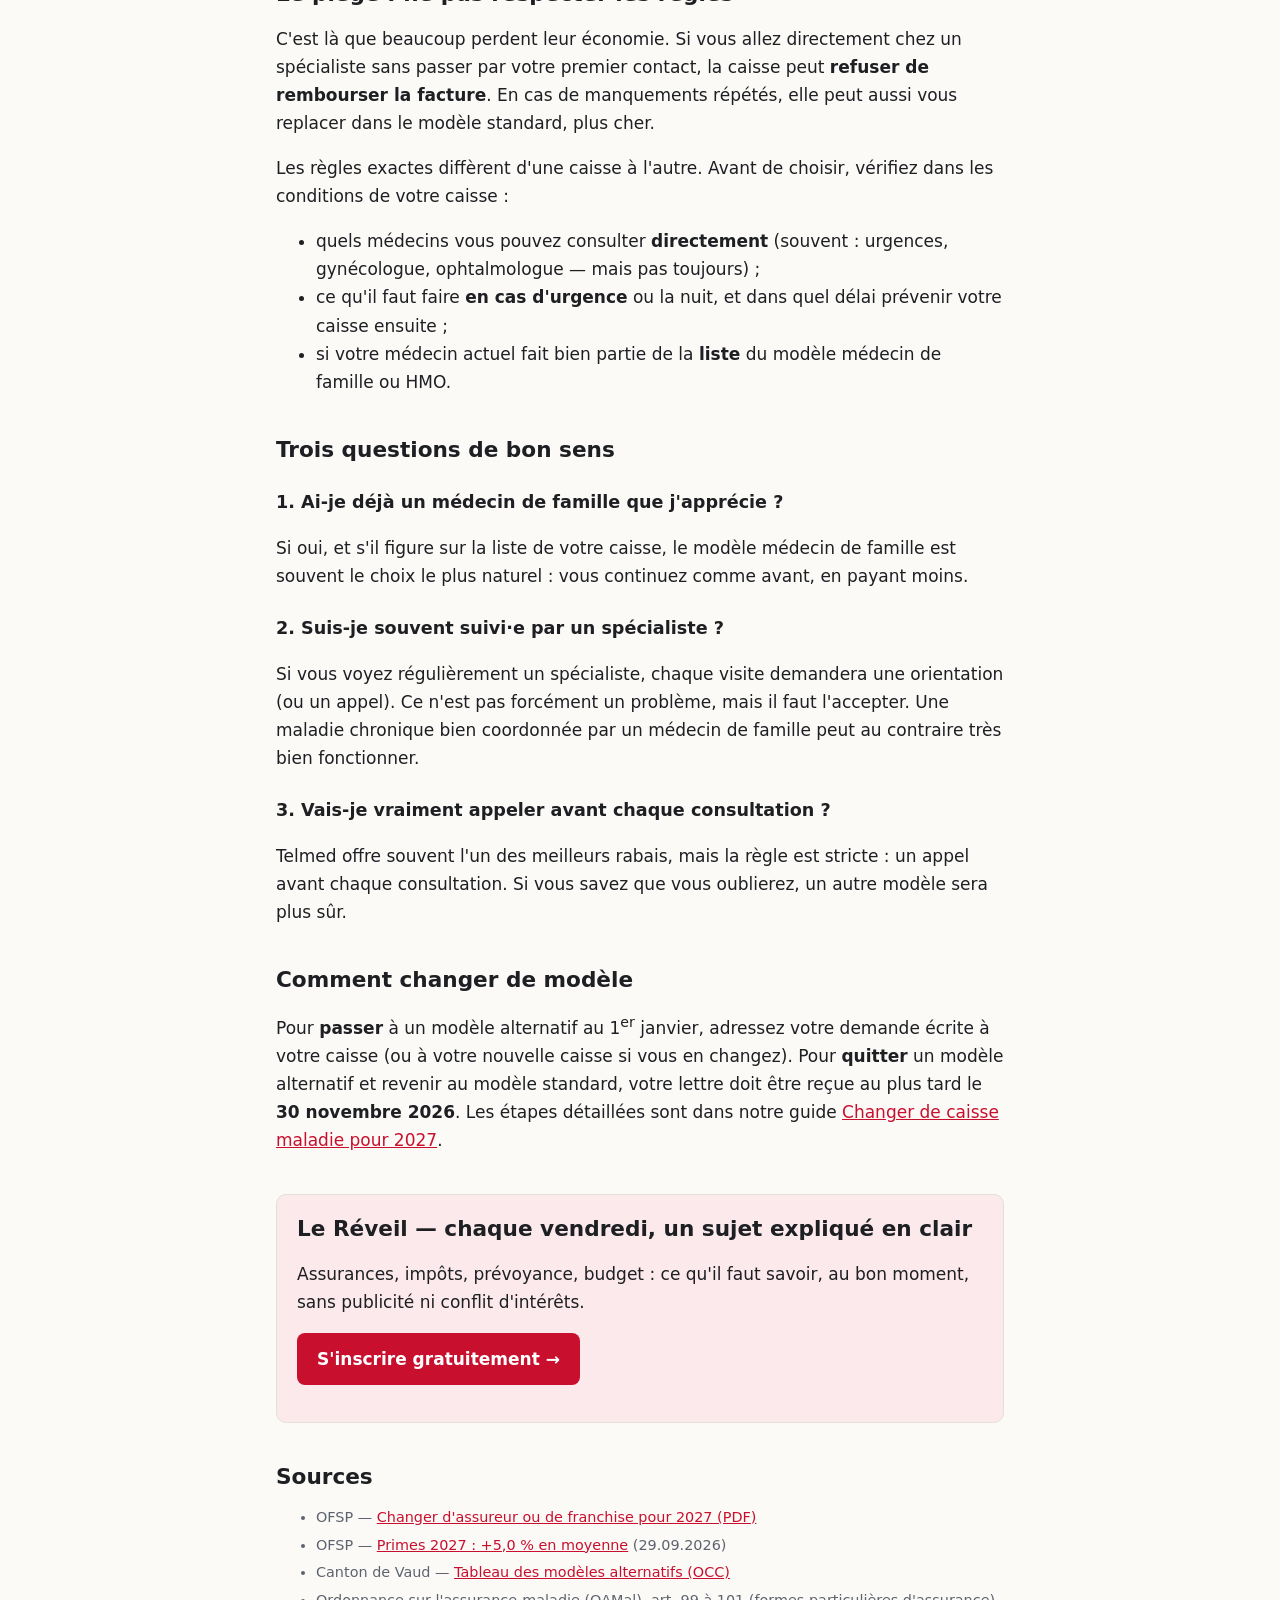
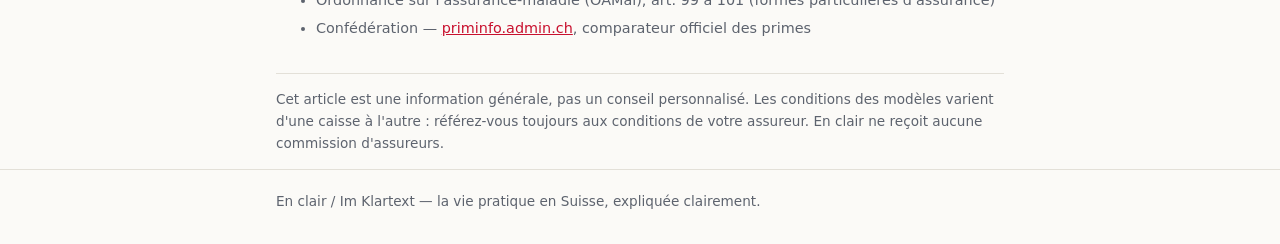
<file: modeles-assurance-2027.html>
<!doctype html>
<html lang="fr-CH">
<head>
<meta charset="utf-8">
<meta name="viewport" content="width=device-width, initial-scale=1">
<title>Médecin de famille, Telmed, HMO : quel modèle LAMal choisir ? | En clair</title>
<meta name="description" content="Les modèles d'assurance alternatifs font baisser la prime LAMal. Comment ils fonctionnent, combien ils font économiser, et les pièges à éviter.">
<link rel="stylesheet" href="assets/style.css">
</head>
<body>
<header class="site">
  <div class="wrap">
    <a class="logo" href="index.html">En <span>clair</span></a>
    <nav class="lang"><a href="modeles-assurance-2027.html" aria-current="true" hreflang="fr">FR</a><a href="de/versicherungsmodelle-2027.html" hreflang="de">DE</a></nav>
  </div>
</header>

<main class="wrap">
  <article>
    <h1>Médecin de famille, Telmed, HMO&nbsp;: quel modèle choisir&nbsp;?</h1>
    <p class="lead">Ces modèles font baisser votre prime en échange d'une règle simple&nbsp;: passer par un premier interlocuteur avant d'aller chez le spécialiste. Les remboursements restent exactement les mêmes. Encore faut-il choisir le modèle qui correspond à votre façon de vous soigner.</p>
    <p class="meta">Mis à jour le 14 octobre 2026 · Lecture&nbsp;: 5 minutes</p>

    <div class="box key">
      <h2>L'essentiel en 30 secondes</h2>
      <ul>
        <li>Les prestations de base sont <strong>identiques</strong> dans tous les modèles. Seul le parcours change.</li>
        <li>Le rabais sur la prime est souvent de l'ordre de <strong>10 à 25&nbsp;%</strong> par rapport au modèle standard, selon la caisse et le modèle.</li>
        <li>La contrepartie&nbsp;: <strong>toujours passer d'abord</strong> par votre médecin de famille, votre centre HMO ou la hotline Telmed. Sinon, la caisse peut refuser de rembourser.</li>
        <li>Les urgences sont toujours prises en charge. Pour le reste (gynécologue, ophtalmologue…), les règles varient&nbsp;: lisez les conditions de votre caisse.</li>
        <li>Pour quitter un modèle alternatif au 1<sup>er</sup> janvier 2027, votre caisse doit recevoir votre lettre au plus tard le <strong>30 novembre 2026</strong>.</li>
      </ul>
    </div>

    <h2>Les quatre modèles en un coup d'œil</h2>
    <div class="table-scroll">
      <table>
        <thead><tr><th>Modèle</th><th>Votre premier contact</th><th>Pour qui&nbsp;?</th></tr></thead>
        <tbody>
          <tr><td><strong>Standard</strong></td><td>Le médecin de votre choix, y compris un spécialiste directement</td><td>Ceux qui veulent une liberté totale et acceptent de payer plus</td></tr>
          <tr><td><strong>Médecin de famille</strong></td><td>Votre généraliste attitré, qui vous oriente si besoin</td><td>Ceux qui ont déjà un médecin de confiance</td></tr>
          <tr><td><strong>HMO</strong></td><td>Un centre de santé (cabinet de groupe) de la liste de votre caisse</td><td>Ceux qui ont un centre HMO pratique près de chez eux</td></tr>
          <tr><td><strong>Telmed</strong></td><td>Un appel à une ligne de conseil médical, avant toute consultation</td><td>Ceux qui sont rarement malades et à l'aise au téléphone</td></tr>
        </tbody>
      </table>
    </div>
    <p class="hint">Certaines caisses proposent aussi un modèle «&nbsp;pharmacie&nbsp;», où le premier contact se fait en pharmacie. Le principe est le même.</p>

    <h2>Combien peut-on économiser&nbsp;?</h2>
    <p>Prenons la prime moyenne adulte 2027 de <strong>487.60&nbsp;CHF par mois</strong> dans le modèle standard. Avec un rabais de 10&nbsp;% à 20&nbsp;%, l'économie représente environ <strong>585 à 1170&nbsp;CHF par an</strong>.</p>
    <p>Ce n'est qu'un ordre de grandeur&nbsp;: les rabais réels dépendent de votre caisse, de votre canton et de votre franchise. Comparez les vrais montants sur <a href="https://www.priminfo.admin.ch" rel="noopener">priminfo.admin.ch</a>, qui affiche chaque modèle séparément.</p>
    <p>Le modèle et la franchise se cumulent&nbsp;: vous pouvez combiner un modèle alternatif avec la franchise qui vous convient. Voir notre <a href="franchise-lamal-2027.html">calculateur de franchise</a>.</p>

    <h2>Le piège&nbsp;: ne pas respecter les règles</h2>
    <p>C'est là que beaucoup perdent leur économie. Si vous allez directement chez un spécialiste sans passer par votre premier contact, la caisse peut <strong>refuser de rembourser la facture</strong>. En cas de manquements répétés, elle peut aussi vous replacer dans le modèle standard, plus cher.</p>
    <p>Les règles exactes diffèrent d'une caisse à l'autre. Avant de choisir, vérifiez dans les conditions de votre caisse&nbsp;:</p>
    <ul>
      <li>quels médecins vous pouvez consulter <strong>directement</strong> (souvent&nbsp;: urgences, gynécologue, ophtalmologue — mais pas toujours)&nbsp;;</li>
      <li>ce qu'il faut faire <strong>en cas d'urgence</strong> ou la nuit, et dans quel délai prévenir votre caisse ensuite&nbsp;;</li>
      <li>si votre médecin actuel fait bien partie de la <strong>liste</strong> du modèle médecin de famille ou HMO.</li>
    </ul>

    <h2>Trois questions de bon sens</h2>
    <h3>1. Ai-je déjà un médecin de famille que j'apprécie&nbsp;?</h3>
    <p>Si oui, et s'il figure sur la liste de votre caisse, le modèle médecin de famille est souvent le choix le plus naturel&nbsp;: vous continuez comme avant, en payant moins.</p>
    <h3>2. Suis-je souvent suivi·e par un spécialiste&nbsp;?</h3>
    <p>Si vous voyez régulièrement un spécialiste, chaque visite demandera une orientation (ou un appel). Ce n'est pas forcément un problème, mais il faut l'accepter. Une maladie chronique bien coordonnée par un médecin de famille peut au contraire très bien fonctionner.</p>
    <h3>3. Vais-je vraiment appeler avant chaque consultation&nbsp;?</h3>
    <p>Telmed offre souvent l'un des meilleurs rabais, mais la règle est stricte&nbsp;: un appel avant chaque consultation. Si vous savez que vous oublierez, un autre modèle sera plus sûr.</p>

    <h2>Comment changer de modèle</h2>
    <p>Pour <strong>passer</strong> à un modèle alternatif au 1<sup>er</sup> janvier, adressez votre demande écrite à votre caisse (ou à votre nouvelle caisse si vous en changez). Pour <strong>quitter</strong> un modèle alternatif et revenir au modèle standard, votre lettre doit être reçue au plus tard le <strong>30 novembre 2026</strong>. Les étapes détaillées sont dans notre guide <a href="changer-de-caisse-2027.html">Changer de caisse maladie pour 2027</a>.</p>

    <section class="newsletter">
      <h2>Le Réveil — chaque vendredi, un sujet expliqué en clair</h2>
      <p>Assurances, impôts, prévoyance, budget&nbsp;: ce qu'il faut savoir, au bon moment, sans publicité ni conflit d'intérêts.</p>
      <p><a class="btn" href="https://enclair-ch.beehiiv.com/subscribe" rel="noopener">S'inscrire gratuitement →</a></p>
    </section>

    <h2>Sources</h2>
    <ul class="sources">
      <li>OFSP — <a href="https://www.bag.admin.ch/dam/fr/sd-web/92VbSMPCd--v/PG27-FB-Versichererwechsel_FR.pdf" rel="noopener">Changer d'assureur ou de franchise pour 2027 (PDF)</a></li>
      <li>OFSP — <a href="https://www.admin.ch/fr/newnsb/BfuGvedj0OOX" rel="noopener">Primes 2027&nbsp;: +5,0&nbsp;% en moyenne</a> (29.09.2026)</li>
      <li>Canton de Vaud — <a href="https://vd.ch/fileadmin/user_upload/themes/sante_social/assurances_sociales/fichiers_pdf/OCC_Tableau_modeles_alternatifs_2012.pdf" rel="noopener">Tableau des modèles alternatifs (OCC)</a></li>
      <li>Ordonnance sur l'assurance-maladie (OAMal), art. 99 à 101 (formes particulières d'assurance)</li>
      <li>Confédération — <a href="https://www.priminfo.admin.ch" rel="noopener">priminfo.admin.ch</a>, comparateur officiel des primes</li>
    </ul>

    <p class="disclaimer">Cet article est une information générale, pas un conseil personnalisé. Les conditions des modèles varient d'une caisse à l'autre&nbsp;: référez-vous toujours aux conditions de votre assureur. En clair ne reçoit aucune commission d'assureurs.</p>
  </article>
</main>

<footer class="site"><div class="wrap">En clair / Im Klartext — la vie pratique en Suisse, expliquée clairement.</div></footer>
</body>
</html>
</file>
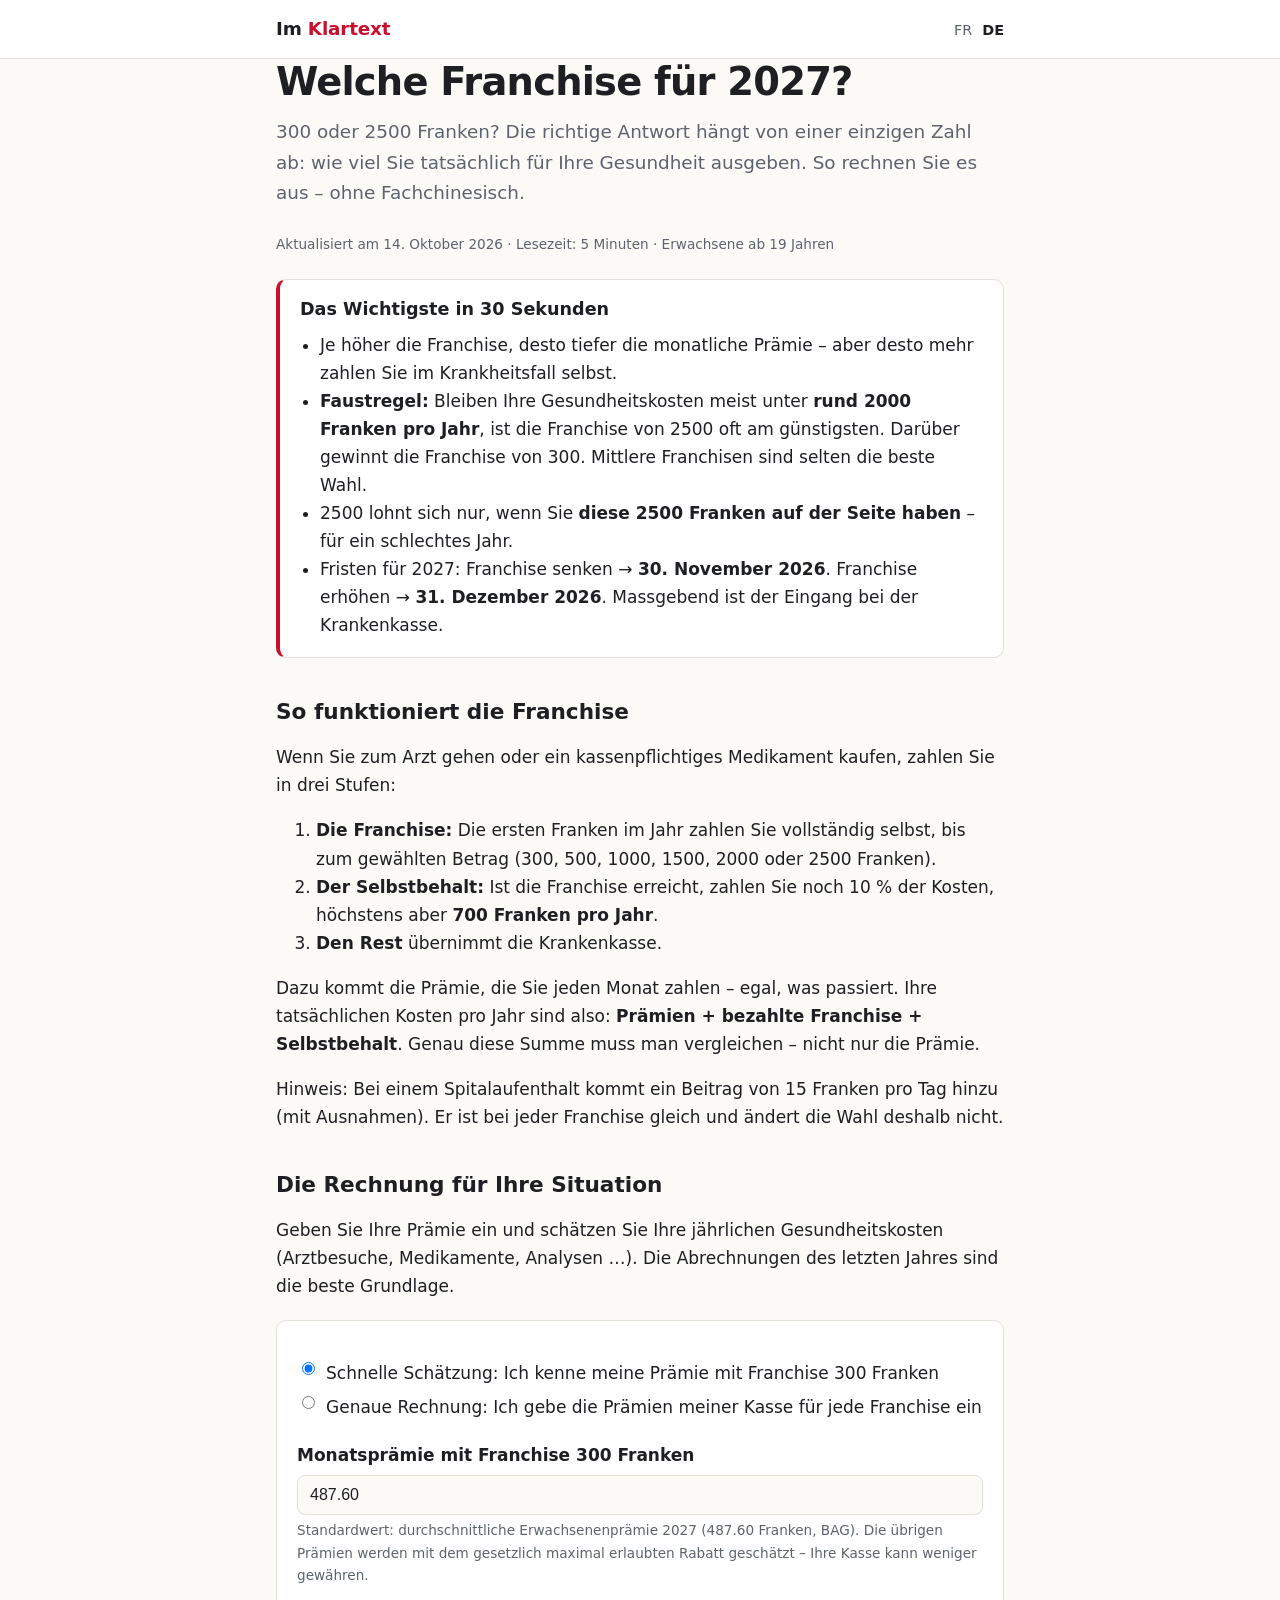
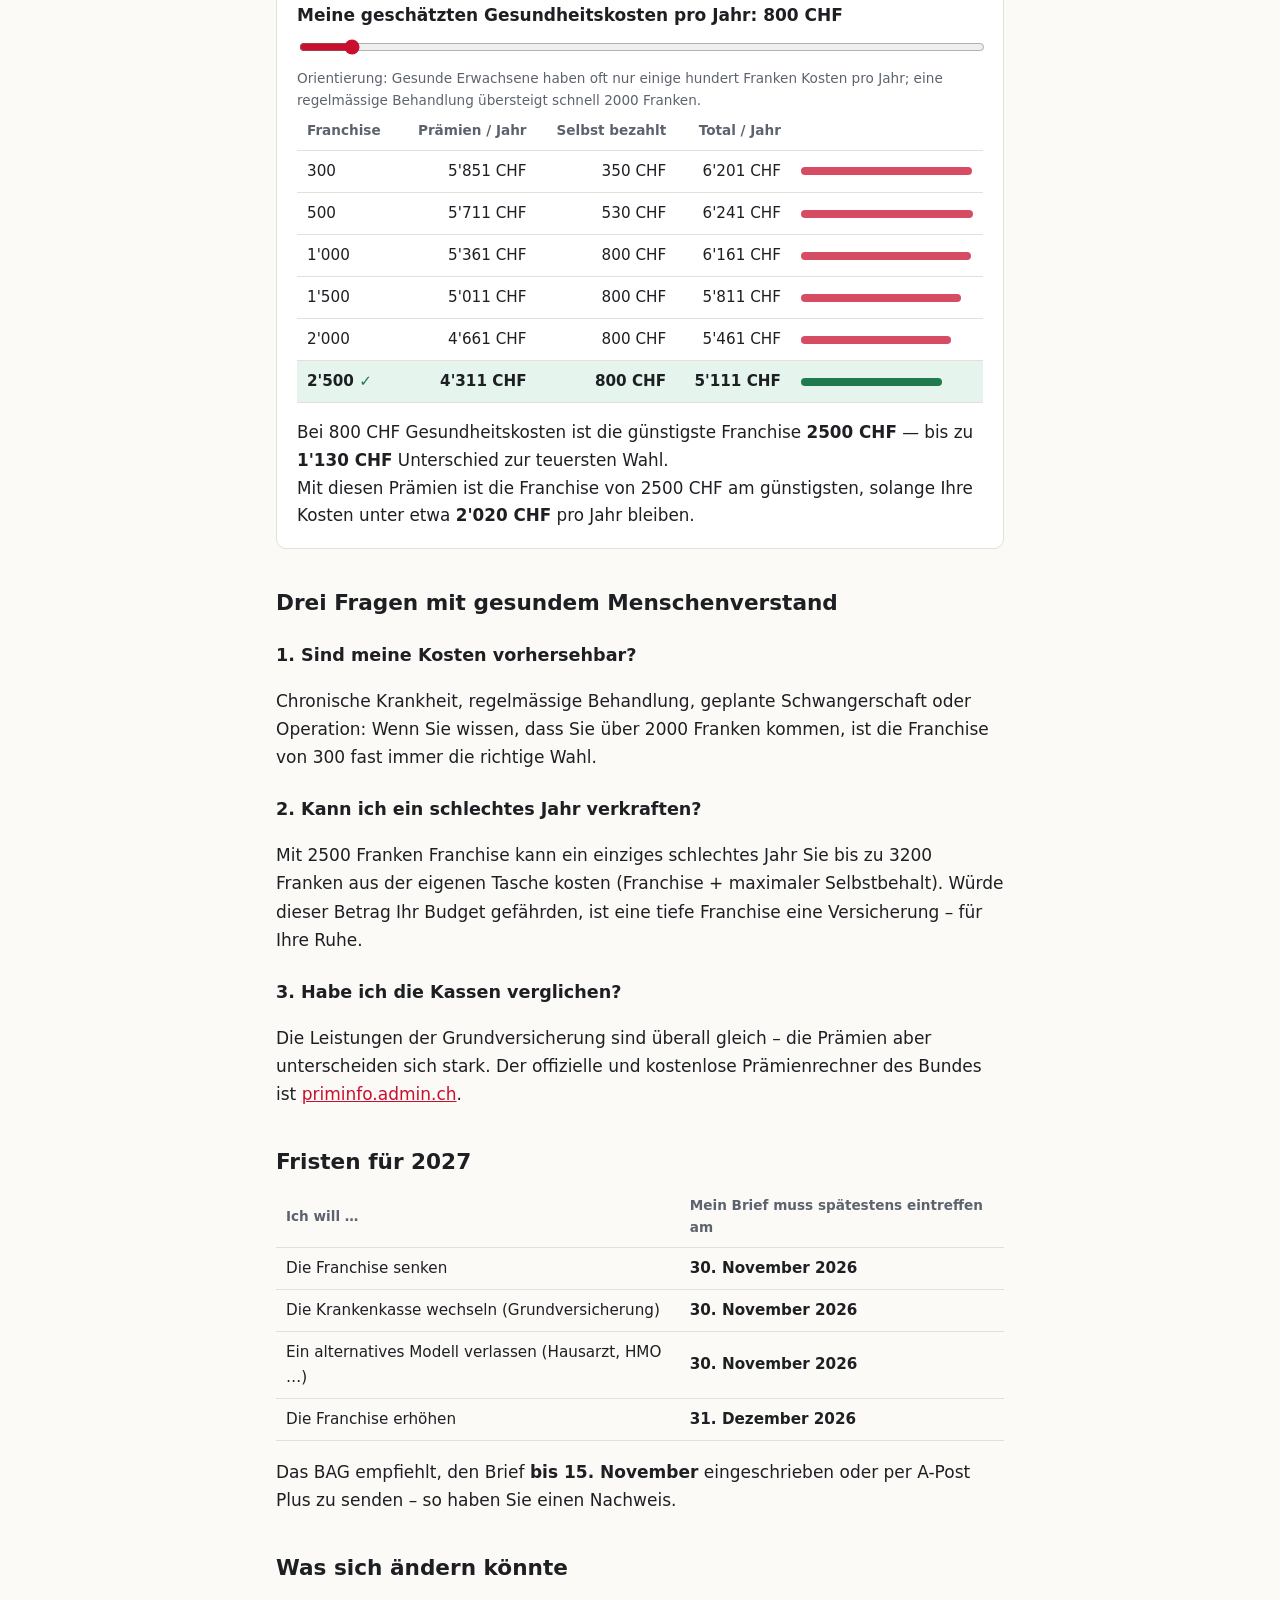
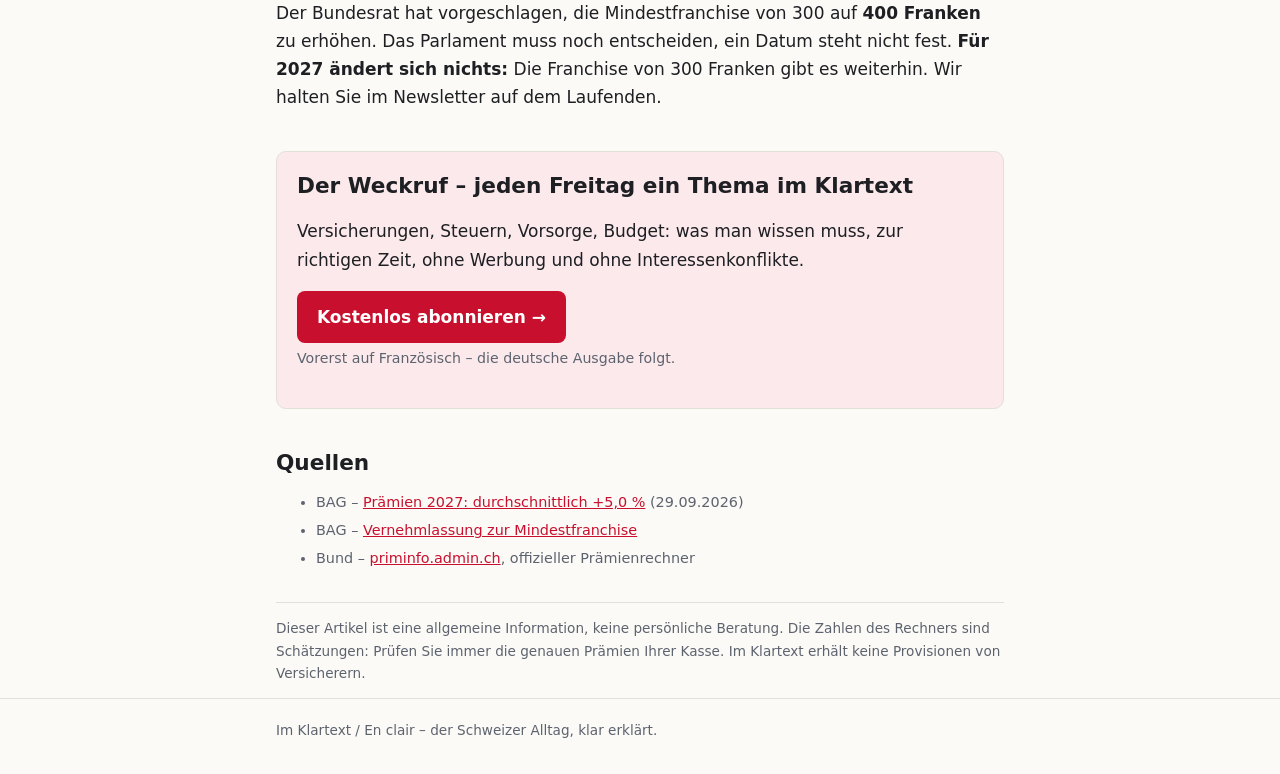
<file: de/franchise-2027.html>
<!doctype html>
<html lang="de-CH">
<head>
<meta charset="utf-8">
<meta name="viewport" content="width=device-width, initial-scale=1">
<title>Welche Franchise für 2027? | Im Klartext</title>
<meta name="description" content="Franchise 300 oder 2500 Franken? Die Rechnung einfach erklärt – mit kostenlosem Rechner und allen Fristen für 2027.">
<link rel="stylesheet" href="../assets/style.css">
<script src="../assets/franchise.js" defer></script>
</head>
<body>
<header class="site">
  <div class="wrap">
    <a class="logo" href="index.html">Im <span>Klartext</span></a>
    <nav class="lang"><a href="../franchise-lamal-2027.html" hreflang="fr">FR</a><a href="franchise-2027.html" aria-current="true" hreflang="de">DE</a></nav>
  </div>
</header>

<main class="wrap">
  <article>
    <h1>Welche Franchise für 2027?</h1>
    <p class="lead">300 oder 2500 Franken? Die richtige Antwort hängt von einer einzigen Zahl ab: wie viel Sie tatsächlich für Ihre Gesundheit ausgeben. So rechnen Sie es aus – ohne Fachchinesisch.</p>
    <p class="meta">Aktualisiert am 14. Oktober 2026 · Lesezeit: 5 Minuten · Erwachsene ab 19 Jahren</p>

    <div class="box key">
      <h2>Das Wichtigste in 30 Sekunden</h2>
      <ul>
        <li>Je höher die Franchise, desto tiefer die monatliche Prämie – aber desto mehr zahlen Sie im Krankheitsfall selbst.</li>
        <li><strong>Faustregel:</strong> Bleiben Ihre Gesundheitskosten meist unter <strong>rund 2000 Franken pro Jahr</strong>, ist die Franchise von 2500 oft am günstigsten. Darüber gewinnt die Franchise von 300. Mittlere Franchisen sind selten die beste Wahl.</li>
        <li>2500 lohnt sich nur, wenn Sie <strong>diese 2500 Franken auf der Seite haben</strong> – für ein schlechtes Jahr.</li>
        <li>Fristen für 2027: Franchise senken → <strong>30. November 2026</strong>. Franchise erhöhen → <strong>31. Dezember 2026</strong>. Massgebend ist der Eingang bei der Krankenkasse.</li>
      </ul>
    </div>

    <h2>So funktioniert die Franchise</h2>
    <p>Wenn Sie zum Arzt gehen oder ein kassenpflichtiges Medikament kaufen, zahlen Sie in drei Stufen:</p>
    <ol>
      <li><strong>Die Franchise:</strong> Die ersten Franken im Jahr zahlen Sie vollständig selbst, bis zum gewählten Betrag (300, 500, 1000, 1500, 2000 oder 2500 Franken).</li>
      <li><strong>Der Selbstbehalt:</strong> Ist die Franchise erreicht, zahlen Sie noch 10 % der Kosten, höchstens aber <strong>700 Franken pro Jahr</strong>.</li>
      <li><strong>Den Rest</strong> übernimmt die Krankenkasse.</li>
    </ol>
    <p>Dazu kommt die Prämie, die Sie jeden Monat zahlen – egal, was passiert. Ihre tatsächlichen Kosten pro Jahr sind also: <strong>Prämien + bezahlte Franchise + Selbstbehalt</strong>. Genau diese Summe muss man vergleichen – nicht nur die Prämie.</p>
    <p class="hint">Hinweis: Bei einem Spitalaufenthalt kommt ein Beitrag von 15 Franken pro Tag hinzu (mit Ausnahmen). Er ist bei jeder Franchise gleich und ändert die Wahl deshalb nicht.</p>

    <h2>Die Rechnung für Ihre Situation</h2>
    <p>Geben Sie Ihre Prämie ein und schätzen Sie Ihre jährlichen Gesundheitskosten (Arztbesuche, Medikamente, Analysen …). Die Abrechnungen des letzten Jahres sind die beste Grundlage.</p>

    <div class="box calc">
      <fieldset>
        <label class="radio"><input type="radio" name="mode" id="mode-est" checked> <span>Schnelle Schätzung: Ich kenne meine Prämie mit Franchise 300 Franken</span></label>
        <label class="radio"><input type="radio" name="mode" id="mode-own"> <span>Genaue Rechnung: Ich gebe die Prämien meiner Kasse für jede Franchise ein</span></label>
      </fieldset>

      <div id="base-wrap">
        <label for="base">Monatsprämie mit Franchise 300 Franken</label>
        <input type="number" id="base" value="487.60" min="0" step="0.05" inputmode="decimal">
        <p class="hint">Standardwert: durchschnittliche Erwachsenenprämie 2027 (487.60 Franken, BAG). Die übrigen Prämien werden mit dem gesetzlich maximal erlaubten Rabatt geschätzt – Ihre Kasse kann weniger gewähren.</p>
      </div>

      <div id="own-premiums" class="premiums">
        <div><label for="p300">300</label><input type="number" id="p300" value="487.60" step="0.05" inputmode="decimal"></div>
        <div><label for="p500">500</label><input type="number" id="p500" value="476.00" step="0.05" inputmode="decimal"></div>
        <div><label for="p1000">1000</label><input type="number" id="p1000" value="446.80" step="0.05" inputmode="decimal"></div>
        <div><label for="p1500">1500</label><input type="number" id="p1500" value="417.60" step="0.05" inputmode="decimal"></div>
        <div><label for="p2000">2000</label><input type="number" id="p2000" value="388.40" step="0.05" inputmode="decimal"></div>
        <div><label for="p2500">2500</label><input type="number" id="p2500" value="359.30" step="0.05" inputmode="decimal"></div>
      </div>

      <label for="costs">Meine geschätzten Gesundheitskosten pro Jahr: <span id="costs-out"></span></label>
      <input type="range" id="costs" min="0" max="12000" step="50" value="800">
      <p class="hint">Orientierung: Gesunde Erwachsene haben oft nur einige hundert Franken Kosten pro Jahr; eine regelmässige Behandlung übersteigt schnell 2000 Franken.</p>

      <div class="table-scroll">
        <table aria-live="polite">
          <thead><tr><th>Franchise</th><th class="num">Prämien / Jahr</th><th class="num">Selbst bezahlt</th><th class="num">Total / Jahr</th><th></th></tr></thead>
          <tbody id="result-body"></tbody>
        </table>
      </div>
      <p class="result" id="result-text"></p>
    </div>

    <h2>Drei Fragen mit gesundem Menschenverstand</h2>
    <h3>1. Sind meine Kosten vorhersehbar?</h3>
    <p>Chronische Krankheit, regelmässige Behandlung, geplante Schwangerschaft oder Operation: Wenn Sie wissen, dass Sie über 2000 Franken kommen, ist die Franchise von 300 fast immer die richtige Wahl.</p>
    <h3>2. Kann ich ein schlechtes Jahr verkraften?</h3>
    <p>Mit 2500 Franken Franchise kann ein einziges schlechtes Jahr Sie bis zu 3200 Franken aus der eigenen Tasche kosten (Franchise + maximaler Selbstbehalt). Würde dieser Betrag Ihr Budget gefährden, ist eine tiefe Franchise eine Versicherung – für Ihre Ruhe.</p>
    <h3>3. Habe ich die Kassen verglichen?</h3>
    <p>Die Leistungen der Grundversicherung sind überall gleich – die Prämien aber unterscheiden sich stark. Der offizielle und kostenlose Prämienrechner des Bundes ist <a href="https://www.priminfo.admin.ch" rel="noopener">priminfo.admin.ch</a>.</p>

    <h2>Fristen für 2027</h2>
    <div class="table-scroll">
      <table>
        <thead><tr><th>Ich will …</th><th>Mein Brief muss spätestens eintreffen am</th></tr></thead>
        <tbody>
          <tr><td>Die Franchise senken</td><td><strong>30. November 2026</strong></td></tr>
          <tr><td>Die Krankenkasse wechseln (Grundversicherung)</td><td><strong>30. November 2026</strong></td></tr>
          <tr><td>Ein alternatives Modell verlassen (Hausarzt, HMO …)</td><td><strong>30. November 2026</strong></td></tr>
          <tr><td>Die Franchise erhöhen</td><td><strong>31. Dezember 2026</strong></td></tr>
        </tbody>
      </table>
    </div>
    <p>Das BAG empfiehlt, den Brief <strong>bis 15. November</strong> eingeschrieben oder per A-Post Plus zu senden – so haben Sie einen Nachweis.</p>

    <h2>Was sich ändern könnte</h2>
    <p>Der Bundesrat hat vorgeschlagen, die Mindestfranchise von 300 auf <strong>400 Franken</strong> zu erhöhen. Das Parlament muss noch entscheiden, ein Datum steht nicht fest. <strong>Für 2027 ändert sich nichts:</strong> Die Franchise von 300 Franken gibt es weiterhin. Wir halten Sie im Newsletter auf dem Laufenden.</p>

    <section class="newsletter">
      <h2>Der Weckruf – jeden Freitag ein Thema im Klartext</h2>
      <p>Versicherungen, Steuern, Vorsorge, Budget: was man wissen muss, zur richtigen Zeit, ohne Werbung und ohne Interessenkonflikte.</p>
      <p><a class="btn" href="https://enclair-ch.beehiiv.com/subscribe" rel="noopener">Kostenlos abonnieren →</a><br><small>Vorerst auf Französisch – die deutsche Ausgabe folgt.</small></p>
    </section>

    <h2>Quellen</h2>
    <ul class="sources">
      <li>BAG – <a href="https://www.admin.ch/de/newnsb/BfuGvedj0OOX" rel="noopener">Prämien 2027: durchschnittlich +5,0 %</a> (29.09.2026)</li>
      <li>BAG – <a href="https://www.bag.admin.ch/de/newnsb/XwGuCzuLkCYzd1V5uKSav" rel="noopener">Vernehmlassung zur Mindestfranchise</a></li>
      <li>Bund – <a href="https://www.priminfo.admin.ch" rel="noopener">priminfo.admin.ch</a>, offizieller Prämienrechner</li>
    </ul>

    <p class="disclaimer">Dieser Artikel ist eine allgemeine Information, keine persönliche Beratung. Die Zahlen des Rechners sind Schätzungen: Prüfen Sie immer die genauen Prämien Ihrer Kasse. Im Klartext erhält keine Provisionen von Versicherern.</p>
  </article>
</main>

<footer class="site"><div class="wrap">Im Klartext / En clair – der Schweizer Alltag, klar erklärt.</div></footer>
</body>
</html>
</file>
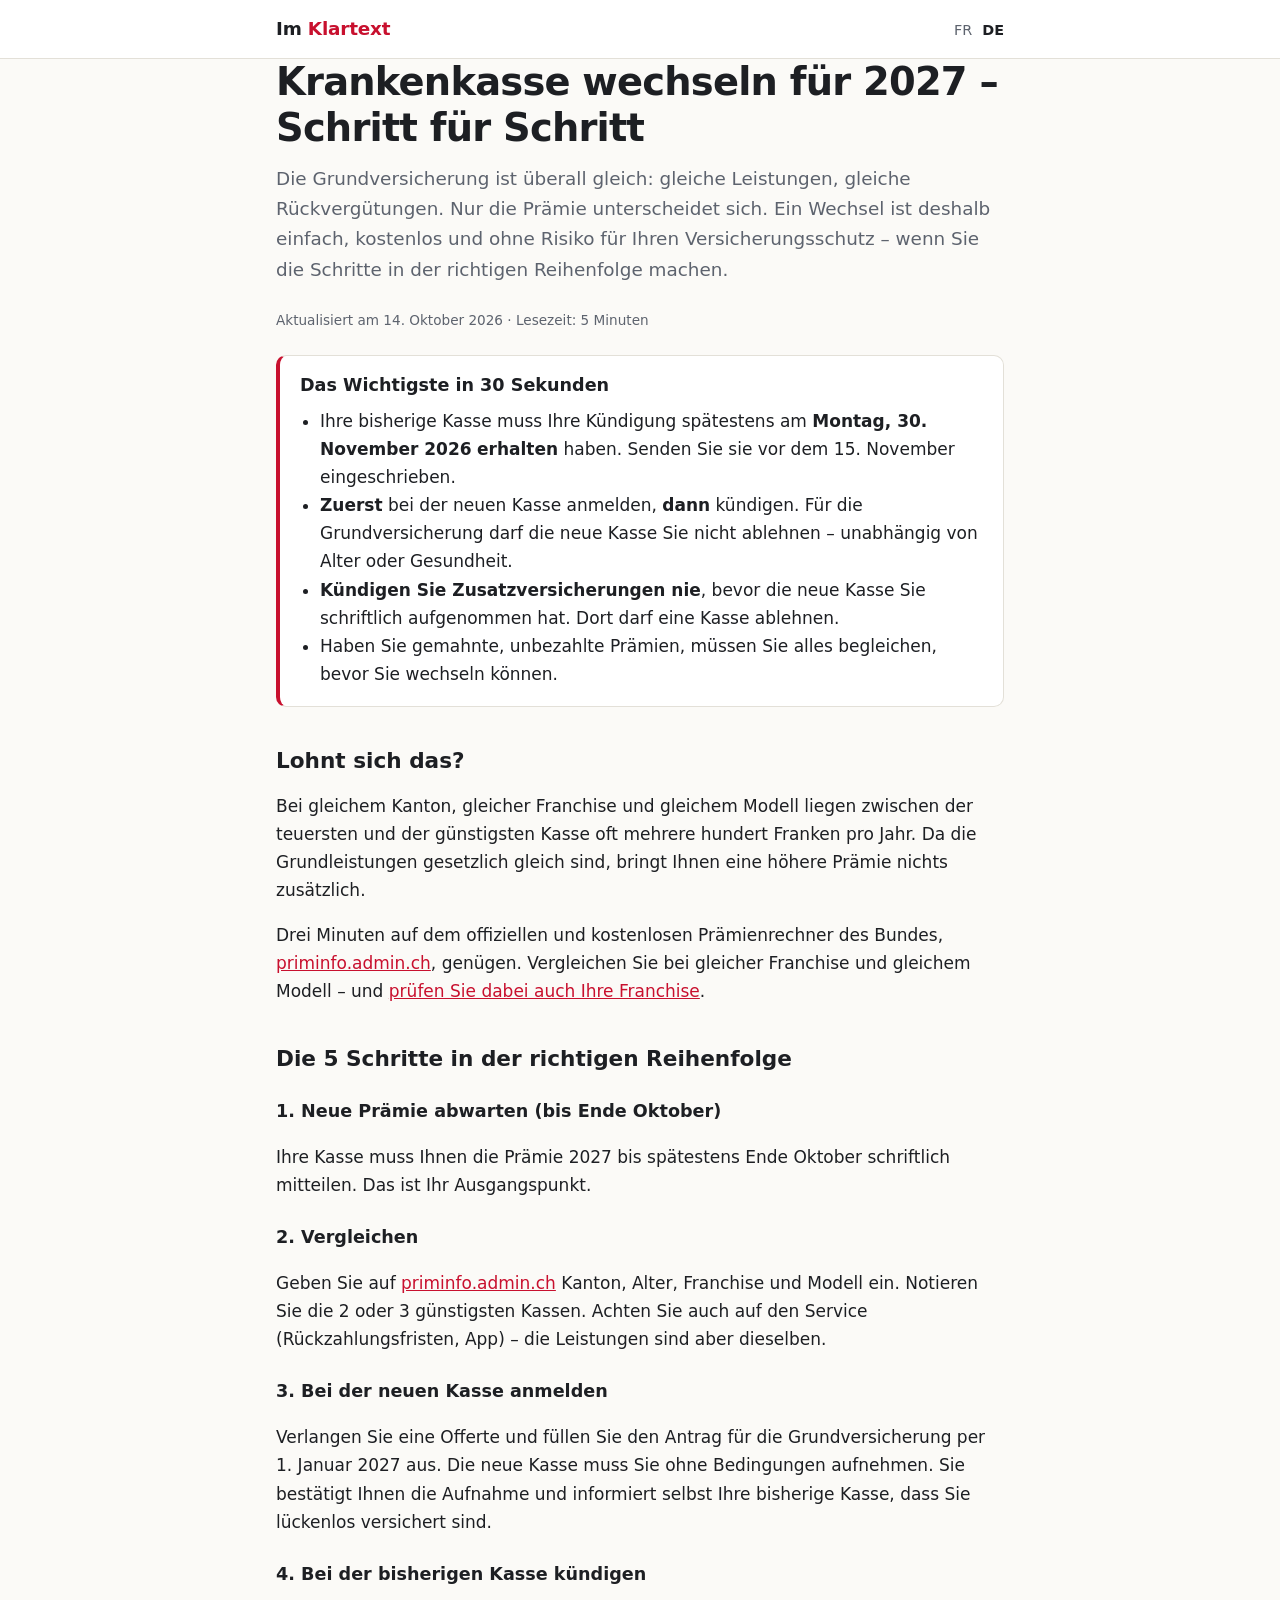
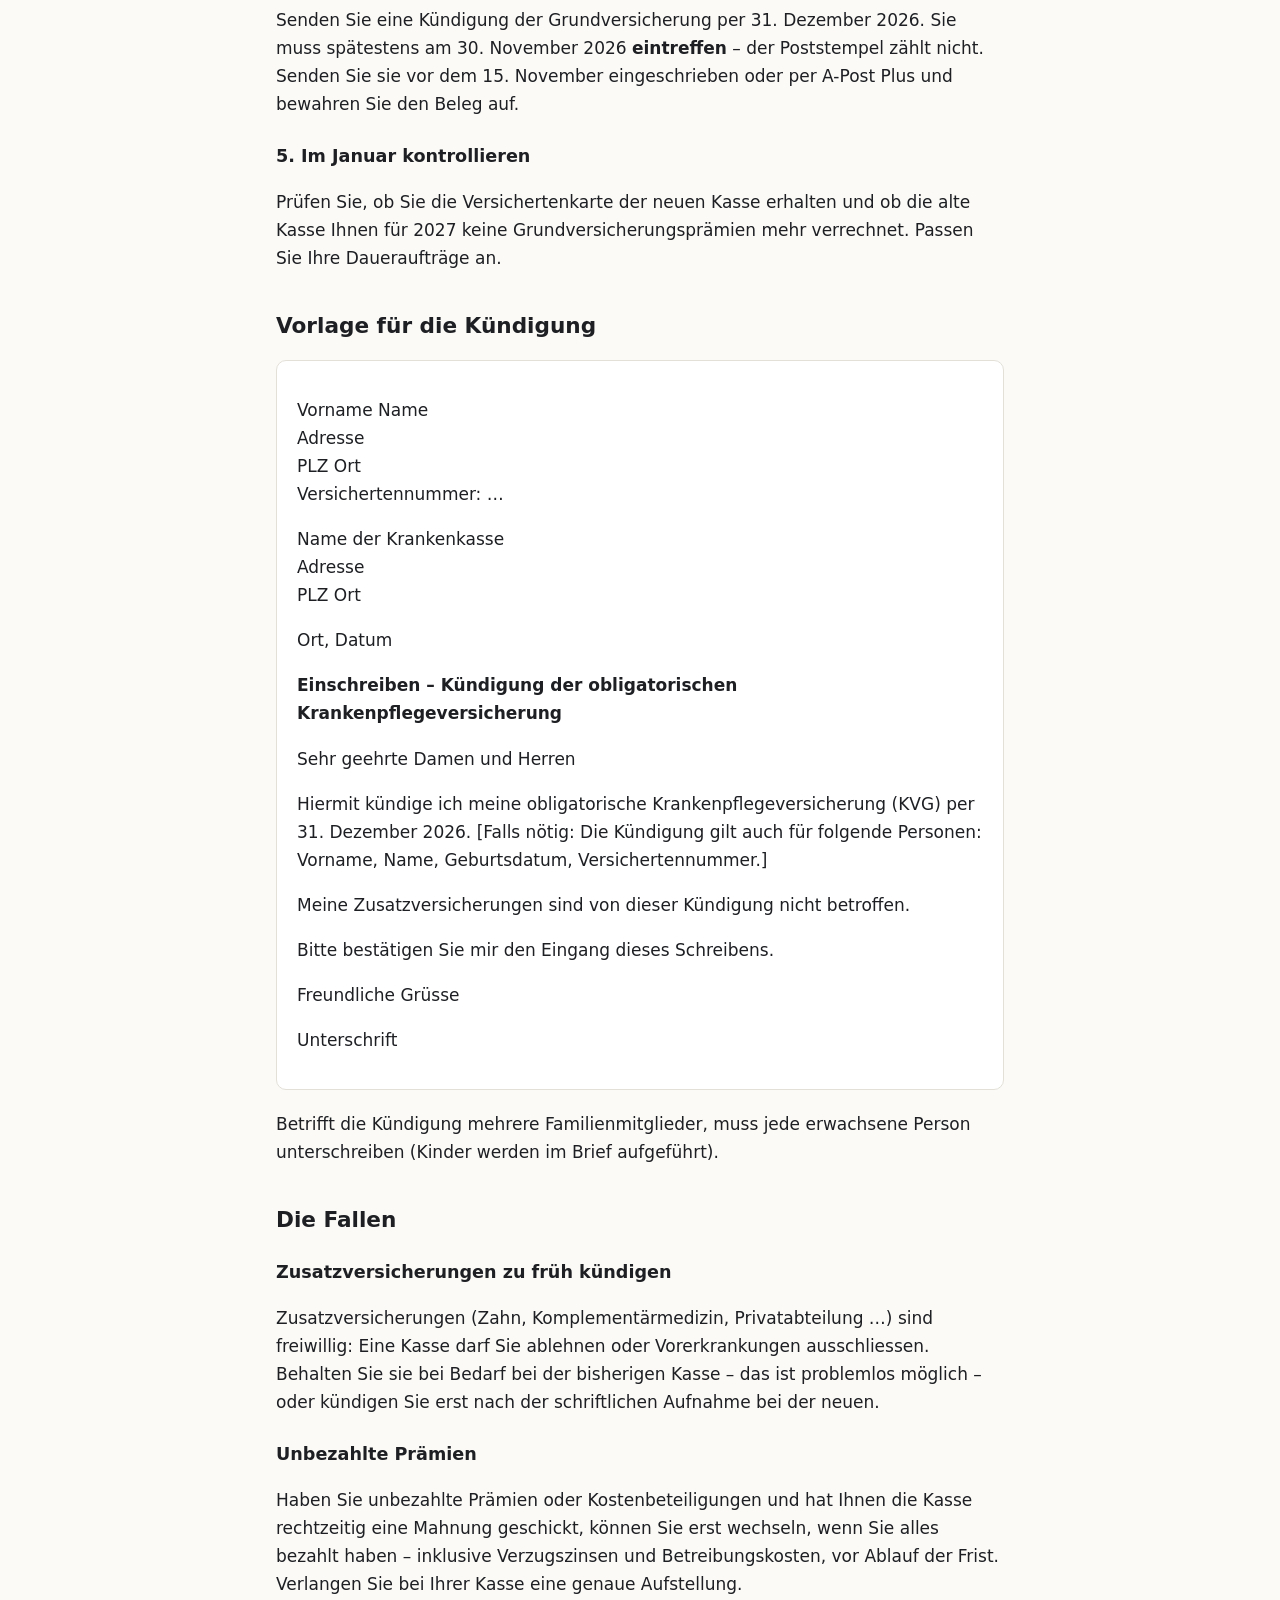
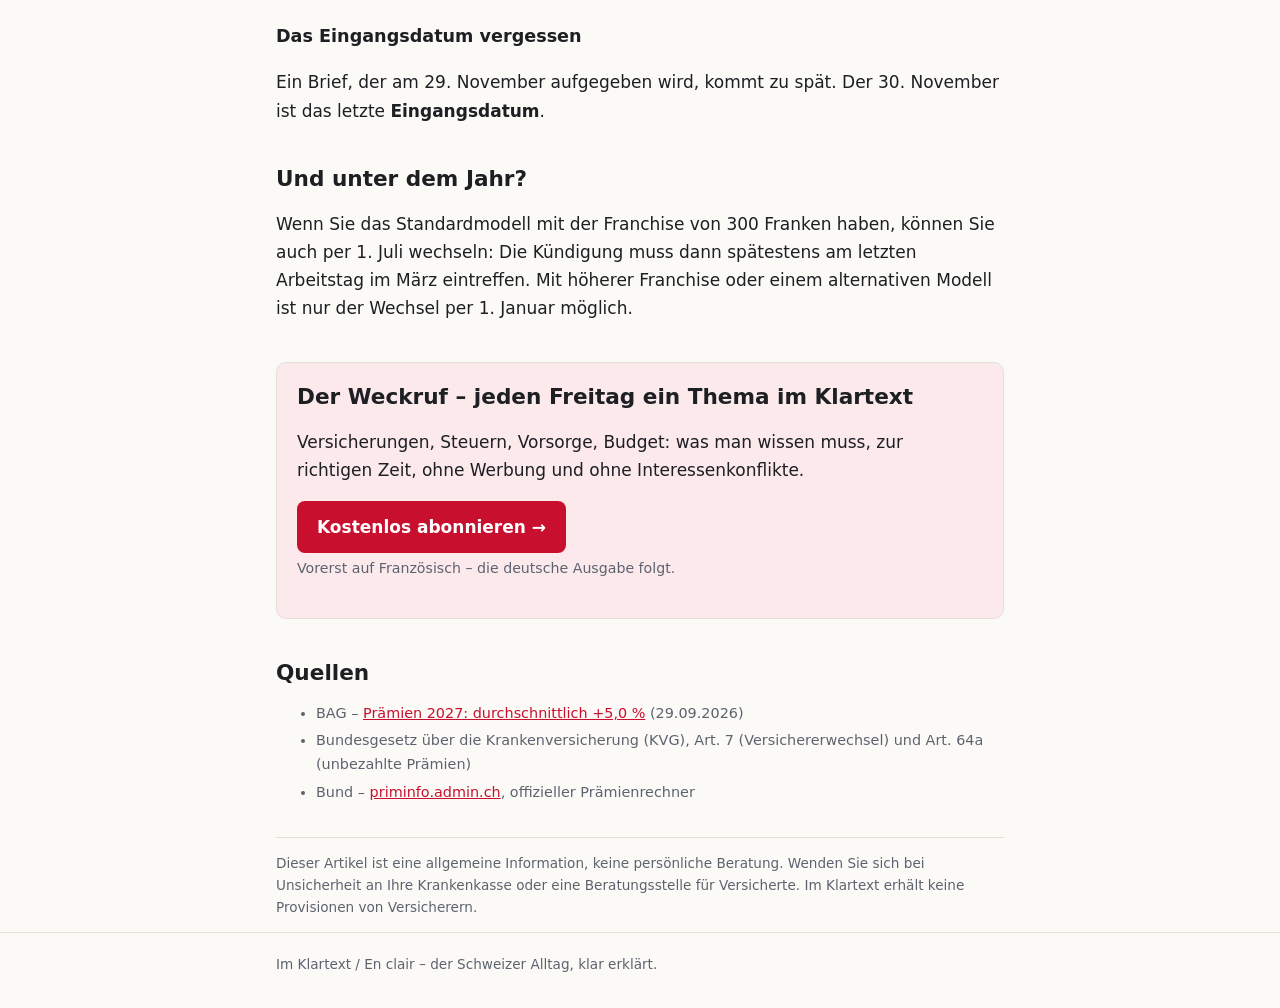
<file: de/kassenwechsel-2027.html>
<!doctype html>
<html lang="de-CH">
<head>
<meta charset="utf-8">
<meta name="viewport" content="width=device-width, initial-scale=1">
<title>Krankenkasse wechseln für 2027 – Schritt für Schritt | Im Klartext</title>
<meta name="description" content="So wechseln Sie die Krankenkasse vor dem 30. November 2026: die Schritte in der richtigen Reihenfolge, die Fallen und eine kostenlose Briefvorlage.">
<link rel="stylesheet" href="../assets/style.css">
</head>
<body>
<header class="site">
  <div class="wrap">
    <a class="logo" href="index.html">Im <span>Klartext</span></a>
    <nav class="lang"><a href="../changer-de-caisse-2027.html" hreflang="fr">FR</a><a href="kassenwechsel-2027.html" aria-current="true" hreflang="de">DE</a></nav>
  </div>
</header>

<main class="wrap">
  <article>
    <h1>Krankenkasse wechseln für 2027 – Schritt für Schritt</h1>
    <p class="lead">Die Grundversicherung ist überall gleich: gleiche Leistungen, gleiche Rückvergütungen. Nur die Prämie unterscheidet sich. Ein Wechsel ist deshalb einfach, kostenlos und ohne Risiko für Ihren Versicherungsschutz – wenn Sie die Schritte in der richtigen Reihenfolge machen.</p>
    <p class="meta">Aktualisiert am 14. Oktober 2026 · Lesezeit: 5 Minuten</p>

    <div class="box key">
      <h2>Das Wichtigste in 30 Sekunden</h2>
      <ul>
        <li>Ihre bisherige Kasse muss Ihre Kündigung spätestens am <strong>Montag, 30. November 2026</strong> <strong>erhalten</strong> haben. Senden Sie sie vor dem 15. November eingeschrieben.</li>
        <li><strong>Zuerst</strong> bei der neuen Kasse anmelden, <strong>dann</strong> kündigen. Für die Grundversicherung darf die neue Kasse Sie nicht ablehnen – unabhängig von Alter oder Gesundheit.</li>
        <li><strong>Kündigen Sie Zusatzversicherungen nie</strong>, bevor die neue Kasse Sie schriftlich aufgenommen hat. Dort darf eine Kasse ablehnen.</li>
        <li>Haben Sie gemahnte, unbezahlte Prämien, müssen Sie alles begleichen, bevor Sie wechseln können.</li>
      </ul>
    </div>

    <h2>Lohnt sich das?</h2>
    <p>Bei gleichem Kanton, gleicher Franchise und gleichem Modell liegen zwischen der teuersten und der günstigsten Kasse oft mehrere hundert Franken pro Jahr. Da die Grundleistungen gesetzlich gleich sind, bringt Ihnen eine höhere Prämie nichts zusätzlich.</p>
    <p>Drei Minuten auf dem offiziellen und kostenlosen Prämienrechner des Bundes, <a href="https://www.priminfo.admin.ch" rel="noopener">priminfo.admin.ch</a>, genügen. Vergleichen Sie bei gleicher Franchise und gleichem Modell – und <a href="franchise-2027.html">prüfen Sie dabei auch Ihre Franchise</a>.</p>

    <h2>Die 5 Schritte in der richtigen Reihenfolge</h2>

    <h3>1. Neue Prämie abwarten (bis Ende Oktober)</h3>
    <p>Ihre Kasse muss Ihnen die Prämie 2027 bis spätestens Ende Oktober schriftlich mitteilen. Das ist Ihr Ausgangspunkt.</p>

    <h3>2. Vergleichen</h3>
    <p>Geben Sie auf <a href="https://www.priminfo.admin.ch" rel="noopener">priminfo.admin.ch</a> Kanton, Alter, Franchise und Modell ein. Notieren Sie die 2 oder 3 günstigsten Kassen. Achten Sie auch auf den Service (Rückzahlungsfristen, App) – die Leistungen sind aber dieselben.</p>

    <h3>3. Bei der neuen Kasse anmelden</h3>
    <p>Verlangen Sie eine Offerte und füllen Sie den Antrag für die Grundversicherung per 1. Januar 2027 aus. Die neue Kasse muss Sie ohne Bedingungen aufnehmen. Sie bestätigt Ihnen die Aufnahme und informiert selbst Ihre bisherige Kasse, dass Sie lückenlos versichert sind.</p>

    <h3>4. Bei der bisherigen Kasse kündigen</h3>
    <p>Senden Sie eine Kündigung der Grundversicherung per 31. Dezember 2026. Sie muss spätestens am 30. November 2026 <strong>eintreffen</strong> – der Poststempel zählt nicht. Senden Sie sie vor dem 15. November eingeschrieben oder per A-Post Plus und bewahren Sie den Beleg auf.</p>

    <h3>5. Im Januar kontrollieren</h3>
    <p>Prüfen Sie, ob Sie die Versichertenkarte der neuen Kasse erhalten und ob die alte Kasse Ihnen für 2027 keine Grundversicherungsprämien mehr verrechnet. Passen Sie Ihre Daueraufträge an.</p>

    <h2>Vorlage für die Kündigung</h2>
    <div class="box">
      <p>Vorname Name<br>Adresse<br>PLZ Ort<br>Versichertennummer: …</p>
      <p>Name der Krankenkasse<br>Adresse<br>PLZ Ort</p>
      <p>Ort, Datum</p>
      <p><strong>Einschreiben – Kündigung der obligatorischen Krankenpflegeversicherung</strong></p>
      <p>Sehr geehrte Damen und Herren</p>
      <p>Hiermit kündige ich meine obligatorische Krankenpflegeversicherung (KVG) per 31. Dezember 2026. [Falls nötig: Die Kündigung gilt auch für folgende Personen: Vorname, Name, Geburtsdatum, Versichertennummer.]</p>
      <p>Meine Zusatzversicherungen sind von dieser Kündigung nicht betroffen.</p>
      <p>Bitte bestätigen Sie mir den Eingang dieses Schreibens.</p>
      <p>Freundliche Grüsse</p>
      <p>Unterschrift</p>
    </div>
    <p class="hint">Betrifft die Kündigung mehrere Familienmitglieder, muss jede erwachsene Person unterschreiben (Kinder werden im Brief aufgeführt).</p>

    <h2>Die Fallen</h2>
    <h3>Zusatzversicherungen zu früh kündigen</h3>
    <p>Zusatzversicherungen (Zahn, Komplementärmedizin, Privatabteilung …) sind freiwillig: Eine Kasse darf Sie ablehnen oder Vorerkrankungen ausschliessen. Behalten Sie sie bei Bedarf bei der bisherigen Kasse – das ist problemlos möglich – oder kündigen Sie erst nach der schriftlichen Aufnahme bei der neuen.</p>
    <h3>Unbezahlte Prämien</h3>
    <p>Haben Sie unbezahlte Prämien oder Kostenbeteiligungen und hat Ihnen die Kasse rechtzeitig eine Mahnung geschickt, können Sie erst wechseln, wenn Sie alles bezahlt haben – inklusive Verzugszinsen und Betreibungskosten, vor Ablauf der Frist. Verlangen Sie bei Ihrer Kasse eine genaue Aufstellung.</p>
    <h3>Das Eingangsdatum vergessen</h3>
    <p>Ein Brief, der am 29. November aufgegeben wird, kommt zu spät. Der 30. November ist das letzte <strong>Eingangsdatum</strong>.</p>

    <h2>Und unter dem Jahr?</h2>
    <p>Wenn Sie das Standardmodell mit der Franchise von 300 Franken haben, können Sie auch per 1. Juli wechseln: Die Kündigung muss dann spätestens am letzten Arbeitstag im März eintreffen. Mit höherer Franchise oder einem alternativen Modell ist nur der Wechsel per 1. Januar möglich.</p>

    <section class="newsletter">
      <h2>Der Weckruf – jeden Freitag ein Thema im Klartext</h2>
      <p>Versicherungen, Steuern, Vorsorge, Budget: was man wissen muss, zur richtigen Zeit, ohne Werbung und ohne Interessenkonflikte.</p>
      <p><a class="btn" href="https://enclair-ch.beehiiv.com/subscribe" rel="noopener">Kostenlos abonnieren →</a><br><small>Vorerst auf Französisch – die deutsche Ausgabe folgt.</small></p>
    </section>

    <h2>Quellen</h2>
    <ul class="sources">
      <li>BAG – <a href="https://www.admin.ch/de/newnsb/BfuGvedj0OOX" rel="noopener">Prämien 2027: durchschnittlich +5,0 %</a> (29.09.2026)</li>
      <li>Bundesgesetz über die Krankenversicherung (KVG), Art. 7 (Versichererwechsel) und Art. 64a (unbezahlte Prämien)</li>
      <li>Bund – <a href="https://www.priminfo.admin.ch" rel="noopener">priminfo.admin.ch</a>, offizieller Prämienrechner</li>
    </ul>

    <p class="disclaimer">Dieser Artikel ist eine allgemeine Information, keine persönliche Beratung. Wenden Sie sich bei Unsicherheit an Ihre Krankenkasse oder eine Beratungsstelle für Versicherte. Im Klartext erhält keine Provisionen von Versicherern.</p>
  </article>
</main>

<footer class="site"><div class="wrap">Im Klartext / En clair – der Schweizer Alltag, klar erklärt.</div></footer>
</body>
</html>
</file>
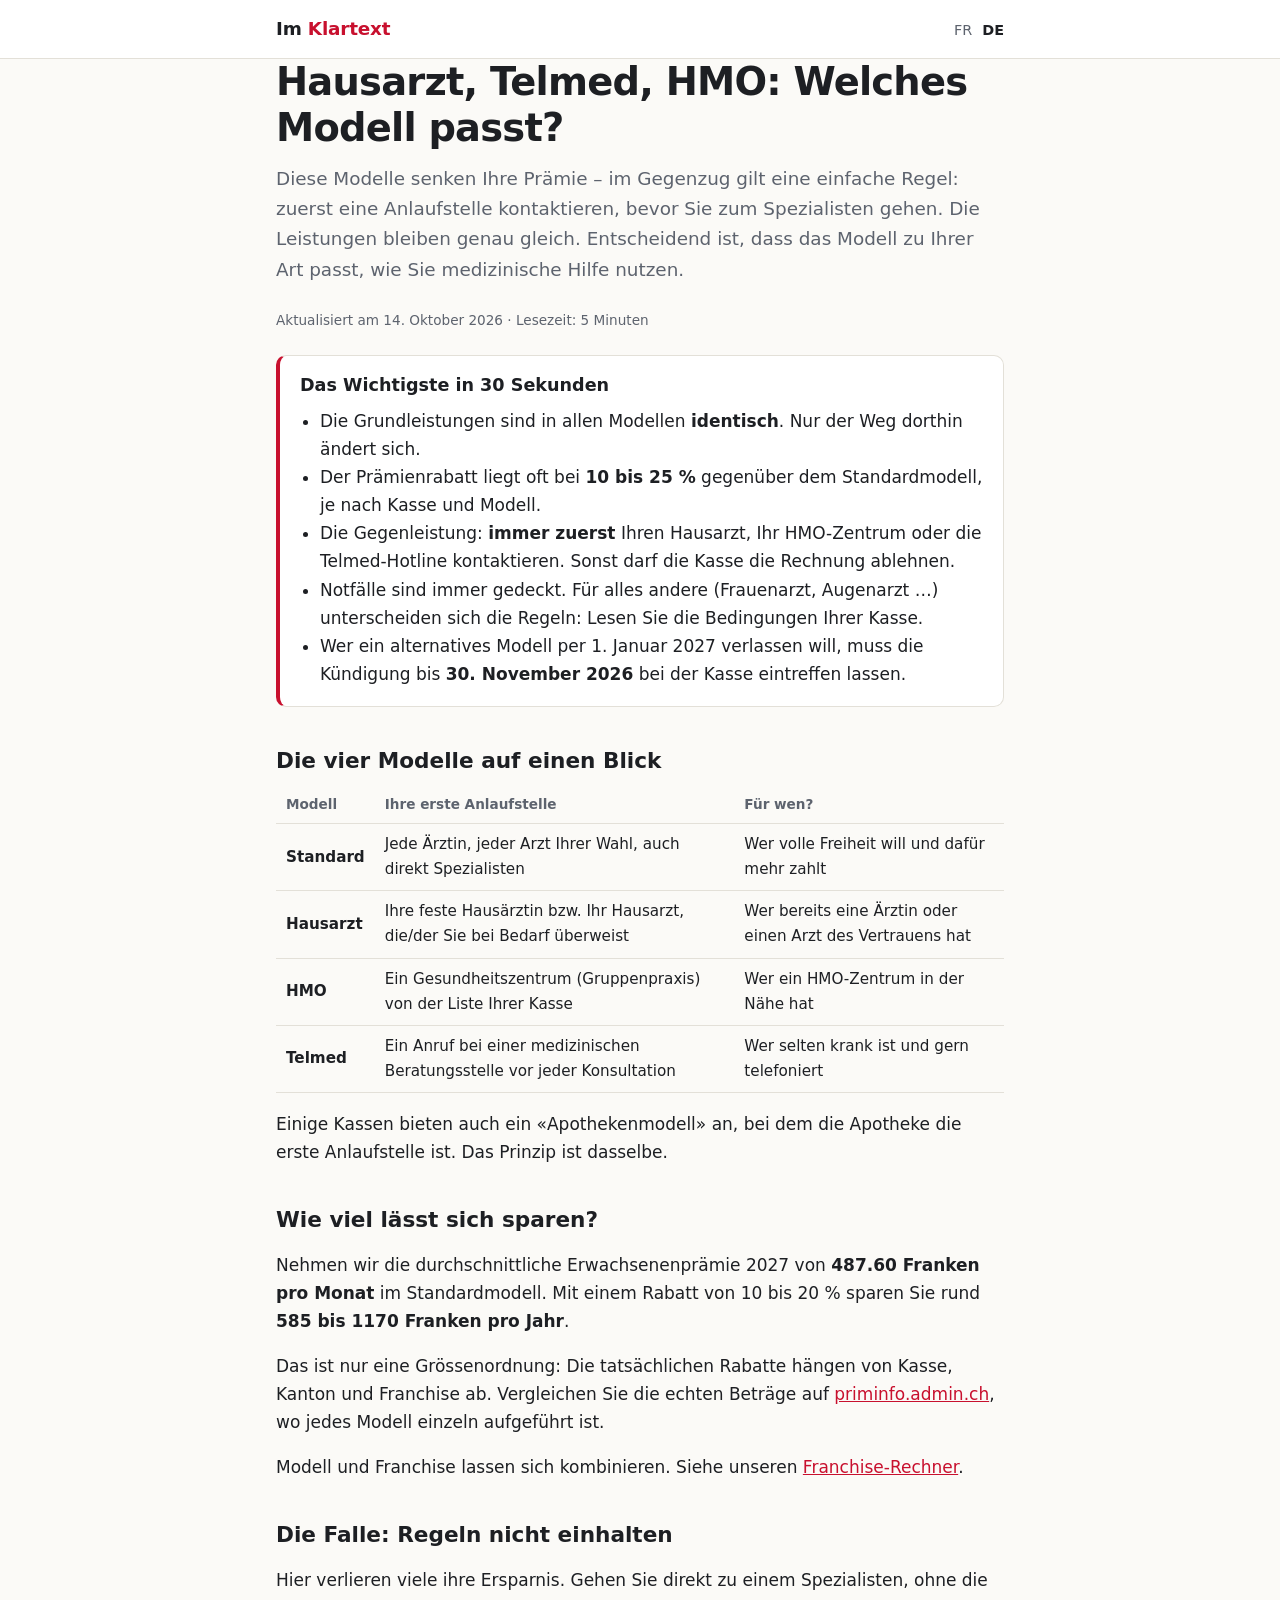
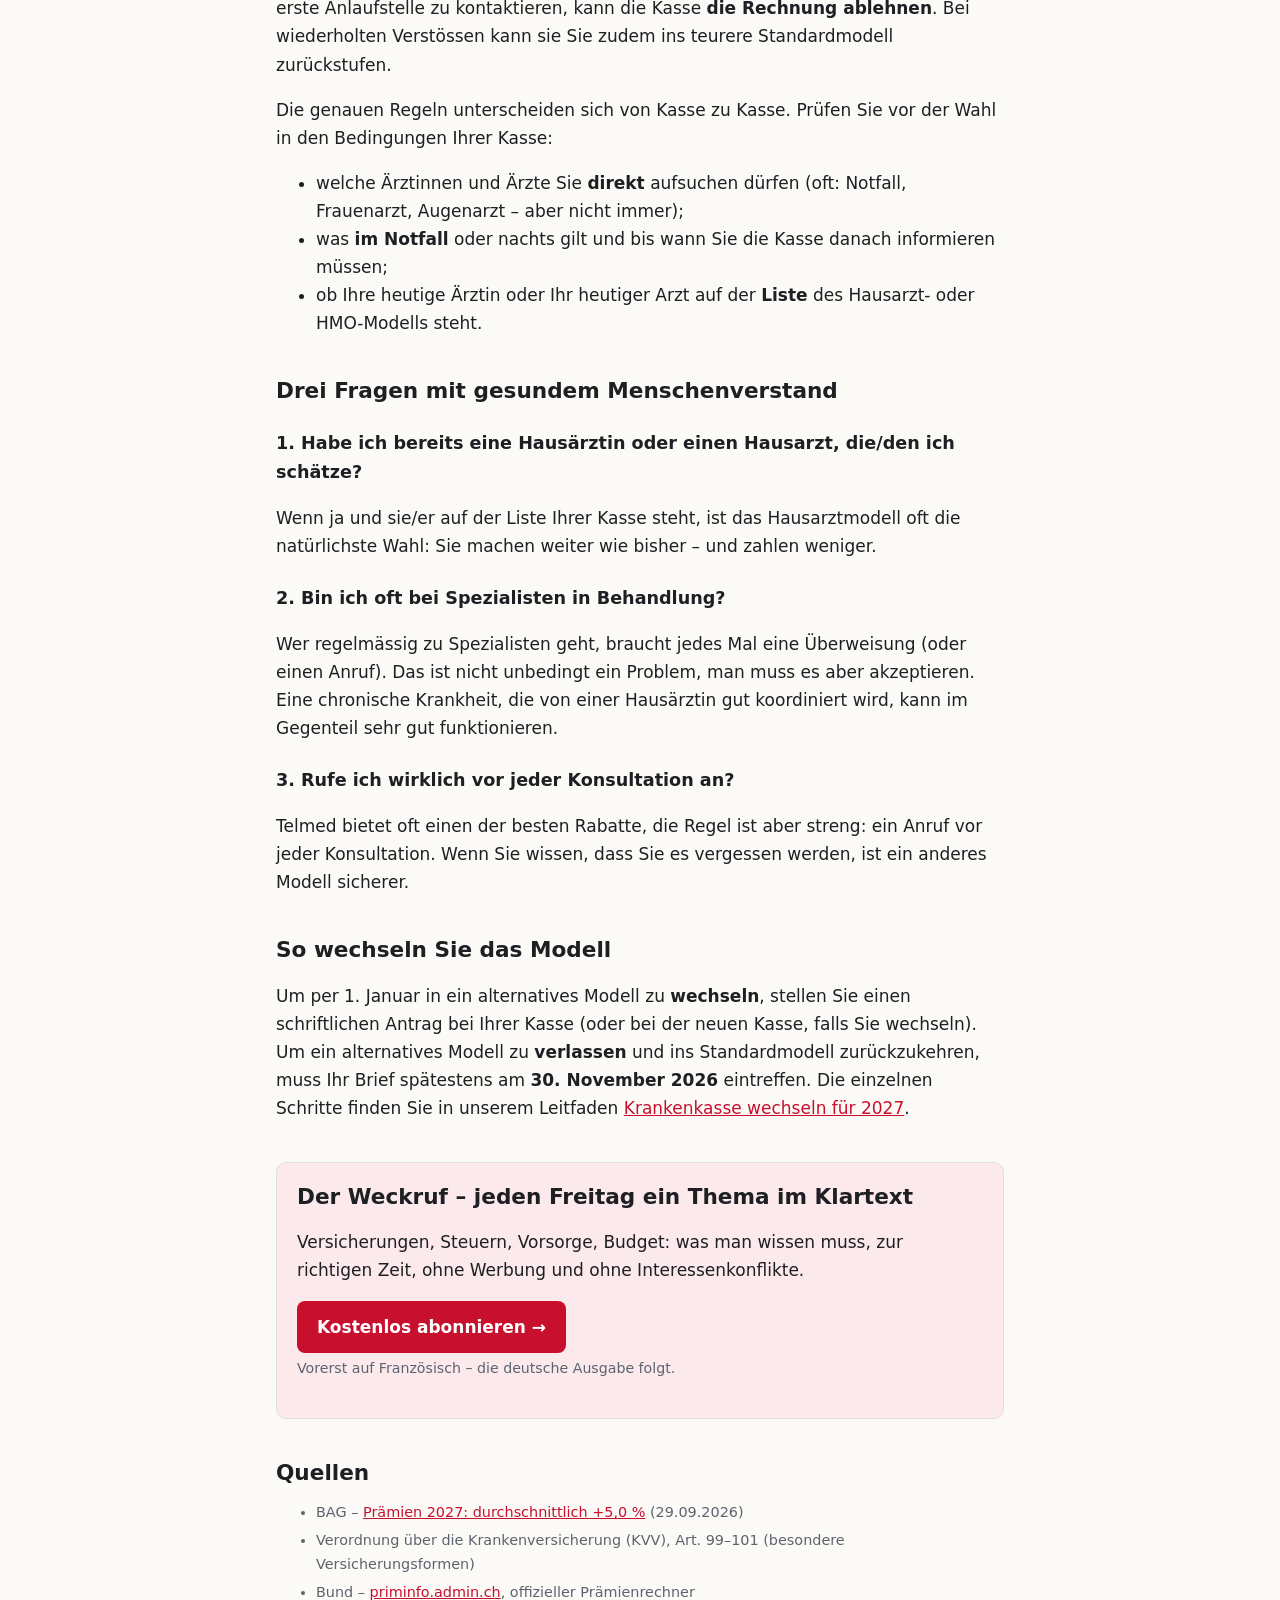
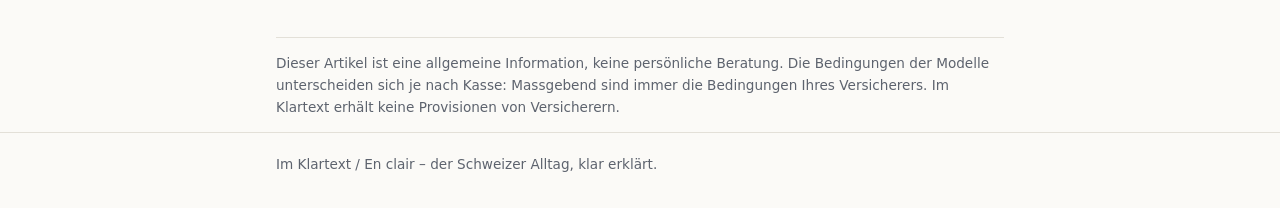
<file: de/versicherungsmodelle-2027.html>
<!doctype html>
<html lang="de-CH">
<head>
<meta charset="utf-8">
<meta name="viewport" content="width=device-width, initial-scale=1">
<title>Hausarzt, Telmed, HMO: Welches Versicherungsmodell? | Im Klartext</title>
<meta name="description" content="Alternative Versicherungsmodelle senken die Prämie der Grundversicherung. So funktionieren sie, so viel sparen Sie – und diese Fallen sollten Sie kennen.">
<link rel="stylesheet" href="../assets/style.css">
</head>
<body>
<header class="site">
  <div class="wrap">
    <a class="logo" href="index.html">Im <span>Klartext</span></a>
    <nav class="lang"><a href="../modeles-assurance-2027.html" hreflang="fr">FR</a><a href="versicherungsmodelle-2027.html" aria-current="true" hreflang="de">DE</a></nav>
  </div>
</header>

<main class="wrap">
  <article>
    <h1>Hausarzt, Telmed, HMO: Welches Modell passt?</h1>
    <p class="lead">Diese Modelle senken Ihre Prämie – im Gegenzug gilt eine einfache Regel: zuerst eine Anlaufstelle kontaktieren, bevor Sie zum Spezialisten gehen. Die Leistungen bleiben genau gleich. Entscheidend ist, dass das Modell zu Ihrer Art passt, wie Sie medizinische Hilfe nutzen.</p>
    <p class="meta">Aktualisiert am 14. Oktober 2026 · Lesezeit: 5 Minuten</p>

    <div class="box key">
      <h2>Das Wichtigste in 30 Sekunden</h2>
      <ul>
        <li>Die Grundleistungen sind in allen Modellen <strong>identisch</strong>. Nur der Weg dorthin ändert sich.</li>
        <li>Der Prämienrabatt liegt oft bei <strong>10 bis 25 %</strong> gegenüber dem Standardmodell, je nach Kasse und Modell.</li>
        <li>Die Gegenleistung: <strong>immer zuerst</strong> Ihren Hausarzt, Ihr HMO-Zentrum oder die Telmed-Hotline kontaktieren. Sonst darf die Kasse die Rechnung ablehnen.</li>
        <li>Notfälle sind immer gedeckt. Für alles andere (Frauenarzt, Augenarzt …) unterscheiden sich die Regeln: Lesen Sie die Bedingungen Ihrer Kasse.</li>
        <li>Wer ein alternatives Modell per 1. Januar 2027 verlassen will, muss die Kündigung bis <strong>30. November 2026</strong> bei der Kasse eintreffen lassen.</li>
      </ul>
    </div>

    <h2>Die vier Modelle auf einen Blick</h2>
    <div class="table-scroll">
      <table>
        <thead><tr><th>Modell</th><th>Ihre erste Anlaufstelle</th><th>Für wen?</th></tr></thead>
        <tbody>
          <tr><td><strong>Standard</strong></td><td>Jede Ärztin, jeder Arzt Ihrer Wahl, auch direkt Spezialisten</td><td>Wer volle Freiheit will und dafür mehr zahlt</td></tr>
          <tr><td><strong>Hausarzt</strong></td><td>Ihre feste Hausärztin bzw. Ihr Hausarzt, die/der Sie bei Bedarf überweist</td><td>Wer bereits eine Ärztin oder einen Arzt des Vertrauens hat</td></tr>
          <tr><td><strong>HMO</strong></td><td>Ein Gesundheitszentrum (Gruppenpraxis) von der Liste Ihrer Kasse</td><td>Wer ein HMO-Zentrum in der Nähe hat</td></tr>
          <tr><td><strong>Telmed</strong></td><td>Ein Anruf bei einer medizinischen Beratungsstelle vor jeder Konsultation</td><td>Wer selten krank ist und gern telefoniert</td></tr>
        </tbody>
      </table>
    </div>
    <p class="hint">Einige Kassen bieten auch ein «Apothekenmodell» an, bei dem die Apotheke die erste Anlaufstelle ist. Das Prinzip ist dasselbe.</p>

    <h2>Wie viel lässt sich sparen?</h2>
    <p>Nehmen wir die durchschnittliche Erwachsenenprämie 2027 von <strong>487.60 Franken pro Monat</strong> im Standardmodell. Mit einem Rabatt von 10 bis 20 % sparen Sie rund <strong>585 bis 1170 Franken pro Jahr</strong>.</p>
    <p>Das ist nur eine Grössenordnung: Die tatsächlichen Rabatte hängen von Kasse, Kanton und Franchise ab. Vergleichen Sie die echten Beträge auf <a href="https://www.priminfo.admin.ch" rel="noopener">priminfo.admin.ch</a>, wo jedes Modell einzeln aufgeführt ist.</p>
    <p>Modell und Franchise lassen sich kombinieren. Siehe unseren <a href="franchise-2027.html">Franchise-Rechner</a>.</p>

    <h2>Die Falle: Regeln nicht einhalten</h2>
    <p>Hier verlieren viele ihre Ersparnis. Gehen Sie direkt zu einem Spezialisten, ohne die erste Anlaufstelle zu kontaktieren, kann die Kasse <strong>die Rechnung ablehnen</strong>. Bei wiederholten Verstössen kann sie Sie zudem ins teurere Standardmodell zurückstufen.</p>
    <p>Die genauen Regeln unterscheiden sich von Kasse zu Kasse. Prüfen Sie vor der Wahl in den Bedingungen Ihrer Kasse:</p>
    <ul>
      <li>welche Ärztinnen und Ärzte Sie <strong>direkt</strong> aufsuchen dürfen (oft: Notfall, Frauenarzt, Augenarzt – aber nicht immer);</li>
      <li>was <strong>im Notfall</strong> oder nachts gilt und bis wann Sie die Kasse danach informieren müssen;</li>
      <li>ob Ihre heutige Ärztin oder Ihr heutiger Arzt auf der <strong>Liste</strong> des Hausarzt- oder HMO-Modells steht.</li>
    </ul>

    <h2>Drei Fragen mit gesundem Menschenverstand</h2>
    <h3>1. Habe ich bereits eine Hausärztin oder einen Hausarzt, die/den ich schätze?</h3>
    <p>Wenn ja und sie/er auf der Liste Ihrer Kasse steht, ist das Hausarztmodell oft die natürlichste Wahl: Sie machen weiter wie bisher – und zahlen weniger.</p>
    <h3>2. Bin ich oft bei Spezialisten in Behandlung?</h3>
    <p>Wer regelmässig zu Spezialisten geht, braucht jedes Mal eine Überweisung (oder einen Anruf). Das ist nicht unbedingt ein Problem, man muss es aber akzeptieren. Eine chronische Krankheit, die von einer Hausärztin gut koordiniert wird, kann im Gegenteil sehr gut funktionieren.</p>
    <h3>3. Rufe ich wirklich vor jeder Konsultation an?</h3>
    <p>Telmed bietet oft einen der besten Rabatte, die Regel ist aber streng: ein Anruf vor jeder Konsultation. Wenn Sie wissen, dass Sie es vergessen werden, ist ein anderes Modell sicherer.</p>

    <h2>So wechseln Sie das Modell</h2>
    <p>Um per 1. Januar in ein alternatives Modell zu <strong>wechseln</strong>, stellen Sie einen schriftlichen Antrag bei Ihrer Kasse (oder bei der neuen Kasse, falls Sie wechseln). Um ein alternatives Modell zu <strong>verlassen</strong> und ins Standardmodell zurückzukehren, muss Ihr Brief spätestens am <strong>30. November 2026</strong> eintreffen. Die einzelnen Schritte finden Sie in unserem Leitfaden <a href="kassenwechsel-2027.html">Krankenkasse wechseln für 2027</a>.</p>

    <section class="newsletter">
      <h2>Der Weckruf – jeden Freitag ein Thema im Klartext</h2>
      <p>Versicherungen, Steuern, Vorsorge, Budget: was man wissen muss, zur richtigen Zeit, ohne Werbung und ohne Interessenkonflikte.</p>
      <p><a class="btn" href="https://enclair-ch.beehiiv.com/subscribe" rel="noopener">Kostenlos abonnieren →</a><br><small>Vorerst auf Französisch – die deutsche Ausgabe folgt.</small></p>
    </section>

    <h2>Quellen</h2>
    <ul class="sources">
      <li>BAG – <a href="https://www.admin.ch/de/newnsb/BfuGvedj0OOX" rel="noopener">Prämien 2027: durchschnittlich +5,0 %</a> (29.09.2026)</li>
      <li>Verordnung über die Krankenversicherung (KVV), Art. 99–101 (besondere Versicherungsformen)</li>
      <li>Bund – <a href="https://www.priminfo.admin.ch" rel="noopener">priminfo.admin.ch</a>, offizieller Prämienrechner</li>
    </ul>

    <p class="disclaimer">Dieser Artikel ist eine allgemeine Information, keine persönliche Beratung. Die Bedingungen der Modelle unterscheiden sich je nach Kasse: Massgebend sind immer die Bedingungen Ihres Versicherers. Im Klartext erhält keine Provisionen von Versicherern.</p>
  </article>
</main>

<footer class="site"><div class="wrap">Im Klartext / En clair – der Schweizer Alltag, klar erklärt.</div></footer>
</body>
</html>
</file>
<file: assets/style.css>
:root {
  --bg: #fbfaf7;
  --surface: #ffffff;
  --text: #1d1f23;
  --muted: #5d636e;
  --border: #e3e0d8;
  --accent: #c8102e;      /* rouge suisse */
  --accent-soft: #fbe9ec;
  --ok: #1f7a4d;
  --ok-soft: #e5f4ec;
  --radius: 10px;
  --max: 760px;
  color-scheme: light;
}
@media (prefers-color-scheme: dark) {
  :root:not([data-theme="light"]) {
    --bg: #15171b; --surface: #1d2026; --text: #ececec; --muted: #a2a8b3;
    --border: #2e323a; --accent: #ff5a6e; --accent-soft: #3a1f25;
    --ok: #5fd39a; --ok-soft: #1c3329; color-scheme: dark;
  }
}
:root[data-theme="dark"] {
  --bg: #15171b; --surface: #1d2026; --text: #ececec; --muted: #a2a8b3;
  --border: #2e323a; --accent: #ff5a6e; --accent-soft: #3a1f25;
  --ok: #5fd39a; --ok-soft: #1c3329; color-scheme: dark;
}

* { box-sizing: border-box; }
html { -webkit-text-size-adjust: 100%; }
body {
  margin: 0; background: var(--bg); color: var(--text);
  font: 17px/1.65 system-ui, -apple-system, "Segoe UI", Roboto, sans-serif;
}
a { color: var(--accent); }
.wrap { max-width: var(--max); margin: 0 auto; padding: 0 16px; }

header.site { border-bottom: 1px solid var(--border); background: var(--surface); }
header.site .wrap { display: flex; align-items: center; justify-content: space-between; gap: 12px; padding-top: 14px; padding-bottom: 14px; }
.logo { font-weight: 800; font-size: 1.15rem; text-decoration: none; color: var(--text); letter-spacing: -0.01em; }
.logo span { color: var(--accent); }
.lang a { color: var(--muted); text-decoration: none; font-size: .9rem; margin-left: 10px; }
.lang a[aria-current] { color: var(--text); font-weight: 700; }

main { padding: 32px 0 48px; }
h1 { font-size: clamp(1.7rem, 4.5vw, 2.4rem); line-height: 1.2; letter-spacing: -0.02em; margin: 0 0 12px; }
h2 { font-size: 1.35rem; margin: 40px 0 10px; line-height: 1.3; }
h3 { font-size: 1.1rem; margin: 24px 0 6px; }
.lead { font-size: 1.15rem; color: var(--muted); margin: 0 0 24px; }
.meta { font-size: .85rem; color: var(--muted); margin-bottom: 24px; }

.box { background: var(--surface); border: 1px solid var(--border); border-radius: var(--radius); padding: 18px 20px; margin: 20px 0; }
.box.key { border-left: 4px solid var(--accent); }
.box.key h2 { margin-top: 0; font-size: 1.1rem; }
.box ul { margin: 0; padding-left: 20px; }

table { width: 100%; border-collapse: collapse; font-size: .95rem; }
th, td { text-align: left; padding: 8px 10px; border-bottom: 1px solid var(--border); }
th { color: var(--muted); font-weight: 600; font-size: .85rem; }
td.num, th.num { text-align: right; font-variant-numeric: tabular-nums; }
.table-scroll { overflow-x: auto; }

.cards { display: grid; gap: 14px; grid-template-columns: repeat(auto-fit, minmax(220px, 1fr)); margin: 20px 0; }
.card { display: block; background: var(--surface); border: 1px solid var(--border); border-radius: var(--radius); padding: 18px; text-decoration: none; color: var(--text); }
.card:hover { border-color: var(--accent); }
.card .tag { font-size: .75rem; text-transform: uppercase; letter-spacing: .06em; color: var(--accent); font-weight: 700; }
.card h3 { margin: 6px 0; }
.card p { margin: 0; color: var(--muted); font-size: .95rem; }
.card.soon { opacity: .6; pointer-events: none; }

/* Calculateur */
.calc label { display: block; font-weight: 600; margin: 14px 0 6px; }
.calc input[type=number] { width: 100%; padding: 10px 12px; font-size: 1rem; border: 1px solid var(--border); border-radius: 8px; background: var(--bg); color: var(--text); }
.calc input[type=range] { width: 100%; accent-color: var(--accent); }
.calc .row { display: flex; gap: 12px; flex-wrap: wrap; }
.calc .row > div { flex: 1 1 160px; }
.calc .hint { font-size: .85rem; color: var(--muted); margin: 4px 0 0; }
.calc fieldset { border: 0; padding: 0; margin: 14px 0 0; }
.calc .radio { font-weight: 400; display: flex; gap: 8px; align-items: flex-start; margin: 6px 0; }
.premiums { display: none; grid-template-columns: repeat(auto-fit, minmax(110px, 1fr)); gap: 10px; }
.premiums.show { display: grid; }
.premiums label { font-weight: 400; font-size: .9rem; margin: 0 0 4px; }
tr.best td { background: var(--ok-soft); font-weight: 700; }
tr.best td:first-child::after { content: " ✓"; color: var(--ok); }
.result { font-size: 1.05rem; margin: 16px 0 0; }
.bar { height: 8px; background: var(--accent); border-radius: 4px; opacity: .75; }
tr.best .bar { background: var(--ok); opacity: 1; }
td.num { white-space: nowrap; }
@media (max-width: 560px) {
  .calc table { font-size: .85rem; }
  .calc th, .calc td { padding: 8px 5px; }
  .calc td:last-child, .calc th:last-child { display: none; }
}

.newsletter { background: var(--accent-soft); border: 1px solid var(--border); border-radius: var(--radius); padding: 20px; margin: 40px 0 0; }
.newsletter h2 { margin-top: 0; }
.btn { display: inline-block; background: var(--accent); color: #fff; font-weight: 700; text-decoration: none; padding: 12px 20px; border-radius: 8px; }
.btn:hover { filter: brightness(1.08); }
.newsletter small { color: var(--muted); }

.sources { font-size: .9rem; color: var(--muted); }
.sources li { margin: 4px 0; word-break: break-word; }
.disclaimer { font-size: .85rem; color: var(--muted); border-top: 1px solid var(--border); padding-top: 14px; margin-top: 32px; }

footer.site { border-top: 1px solid var(--border); color: var(--muted); font-size: .85rem; padding: 20px 0 32px; }
</file>
